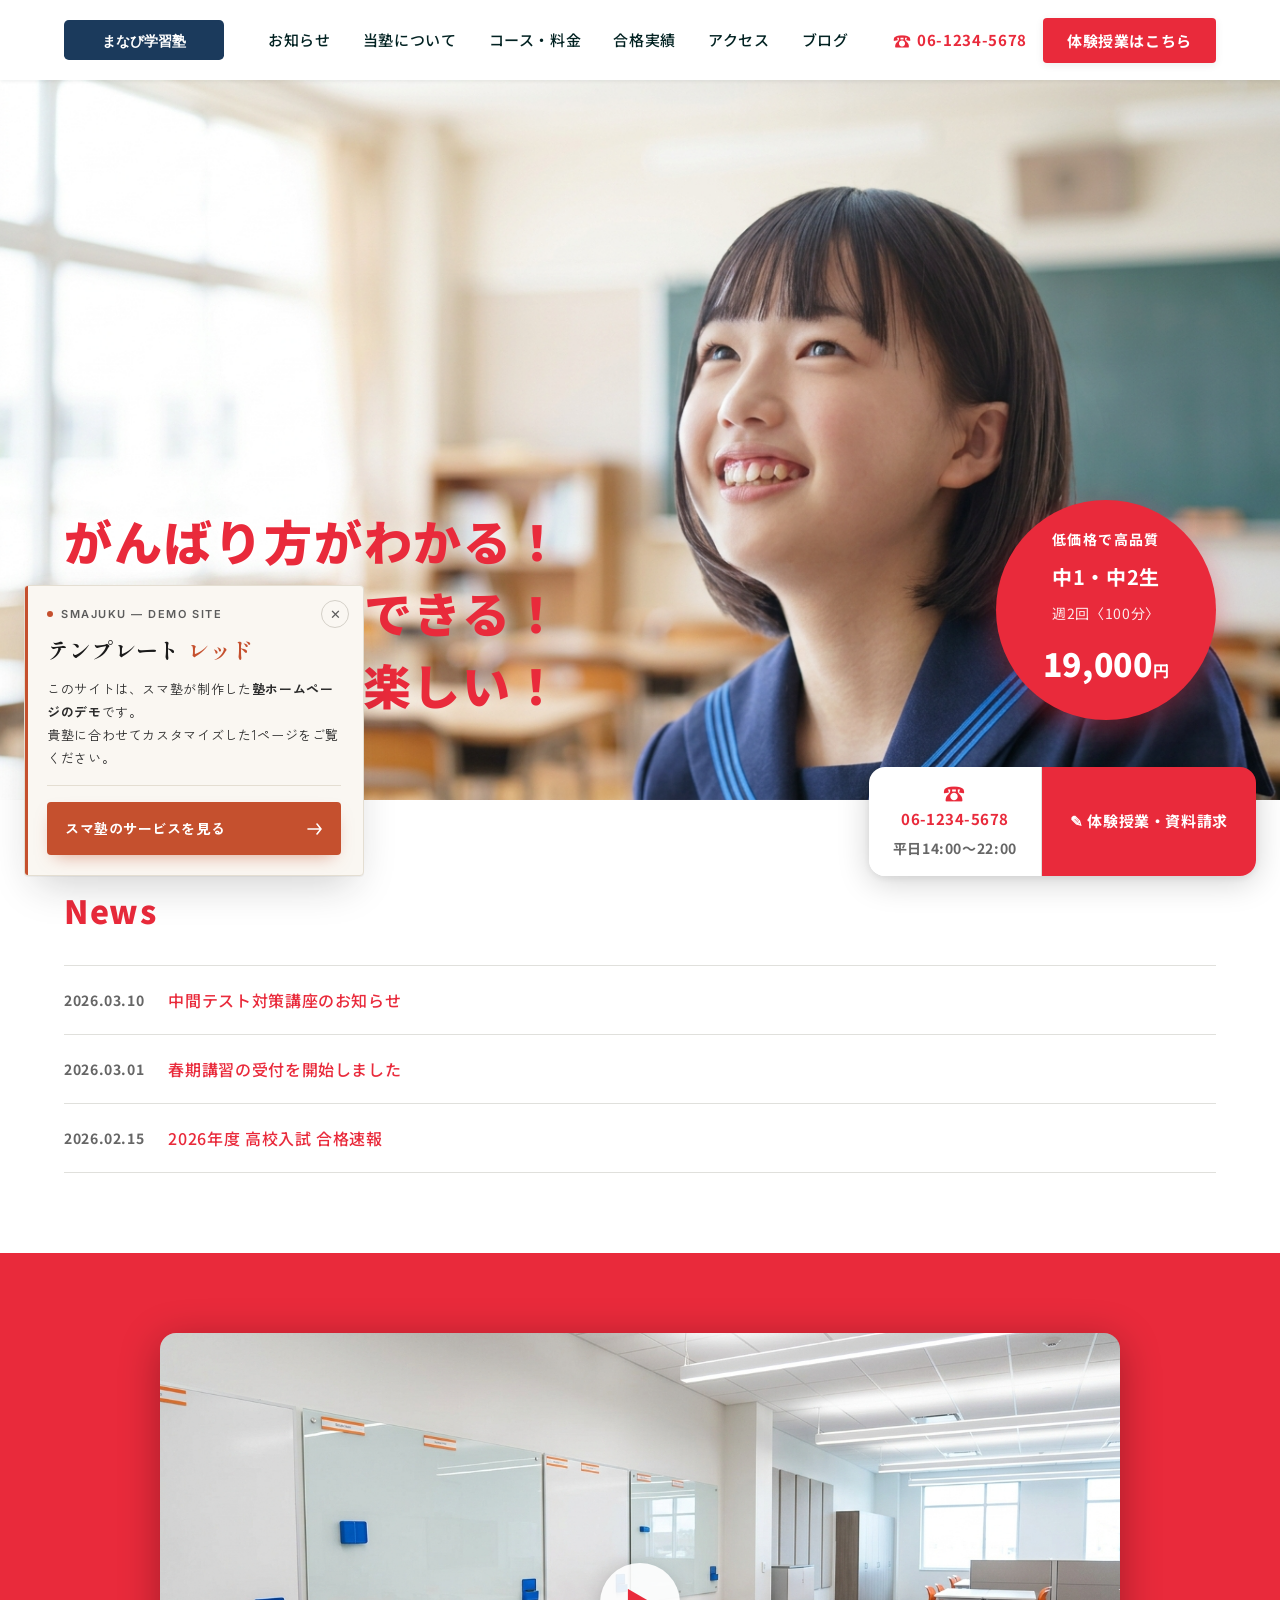
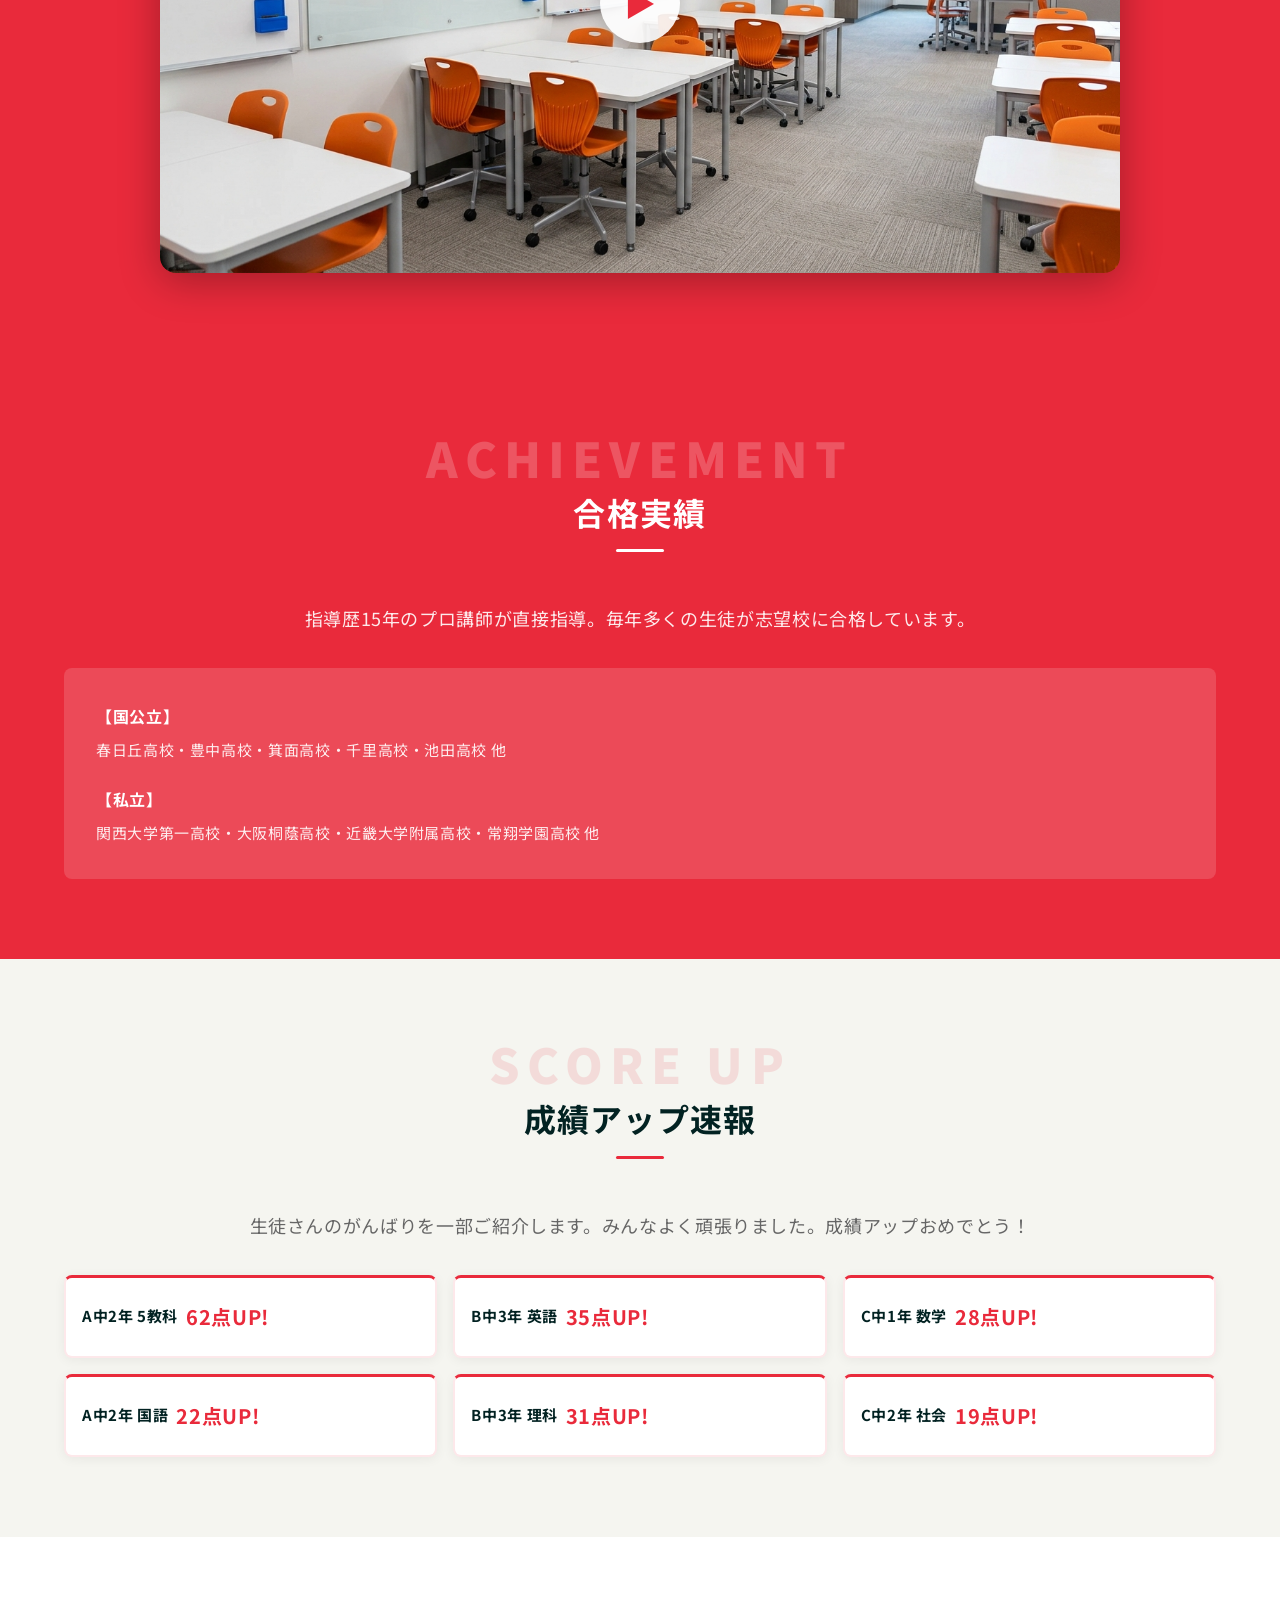
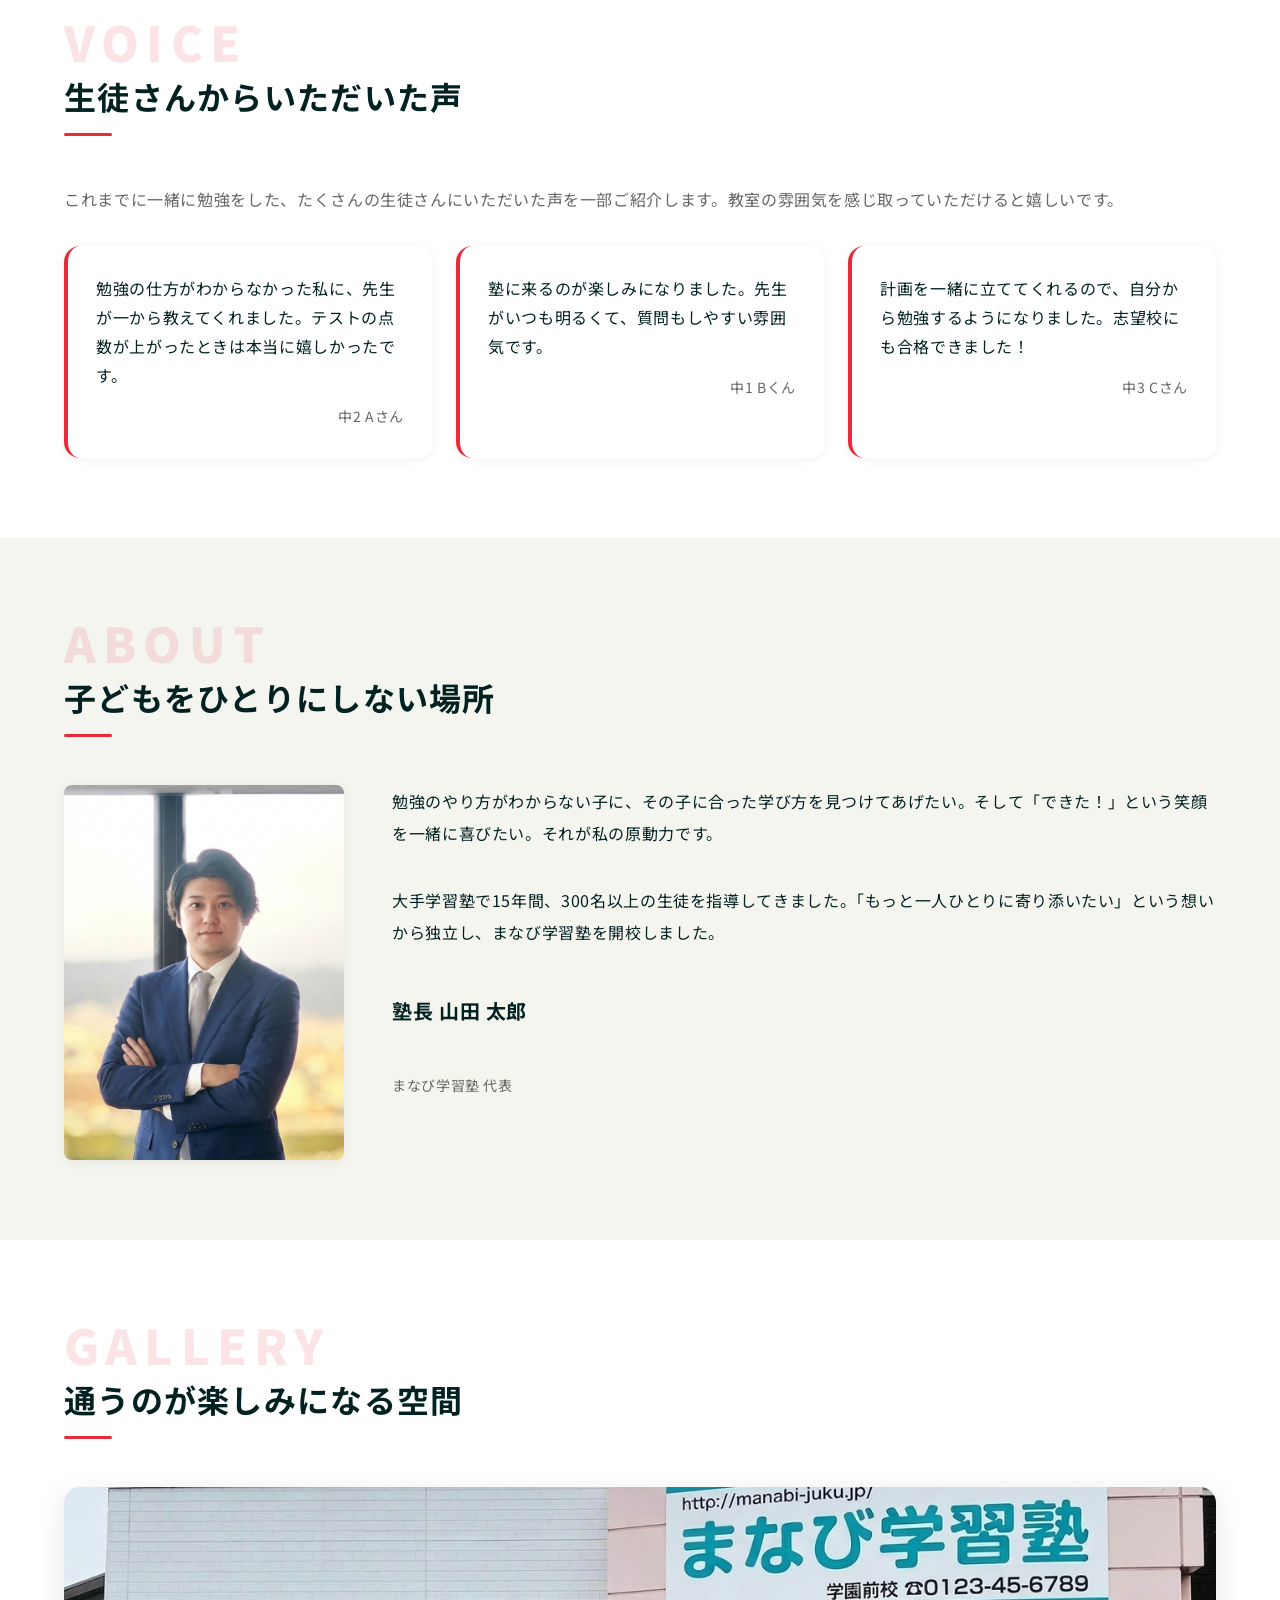
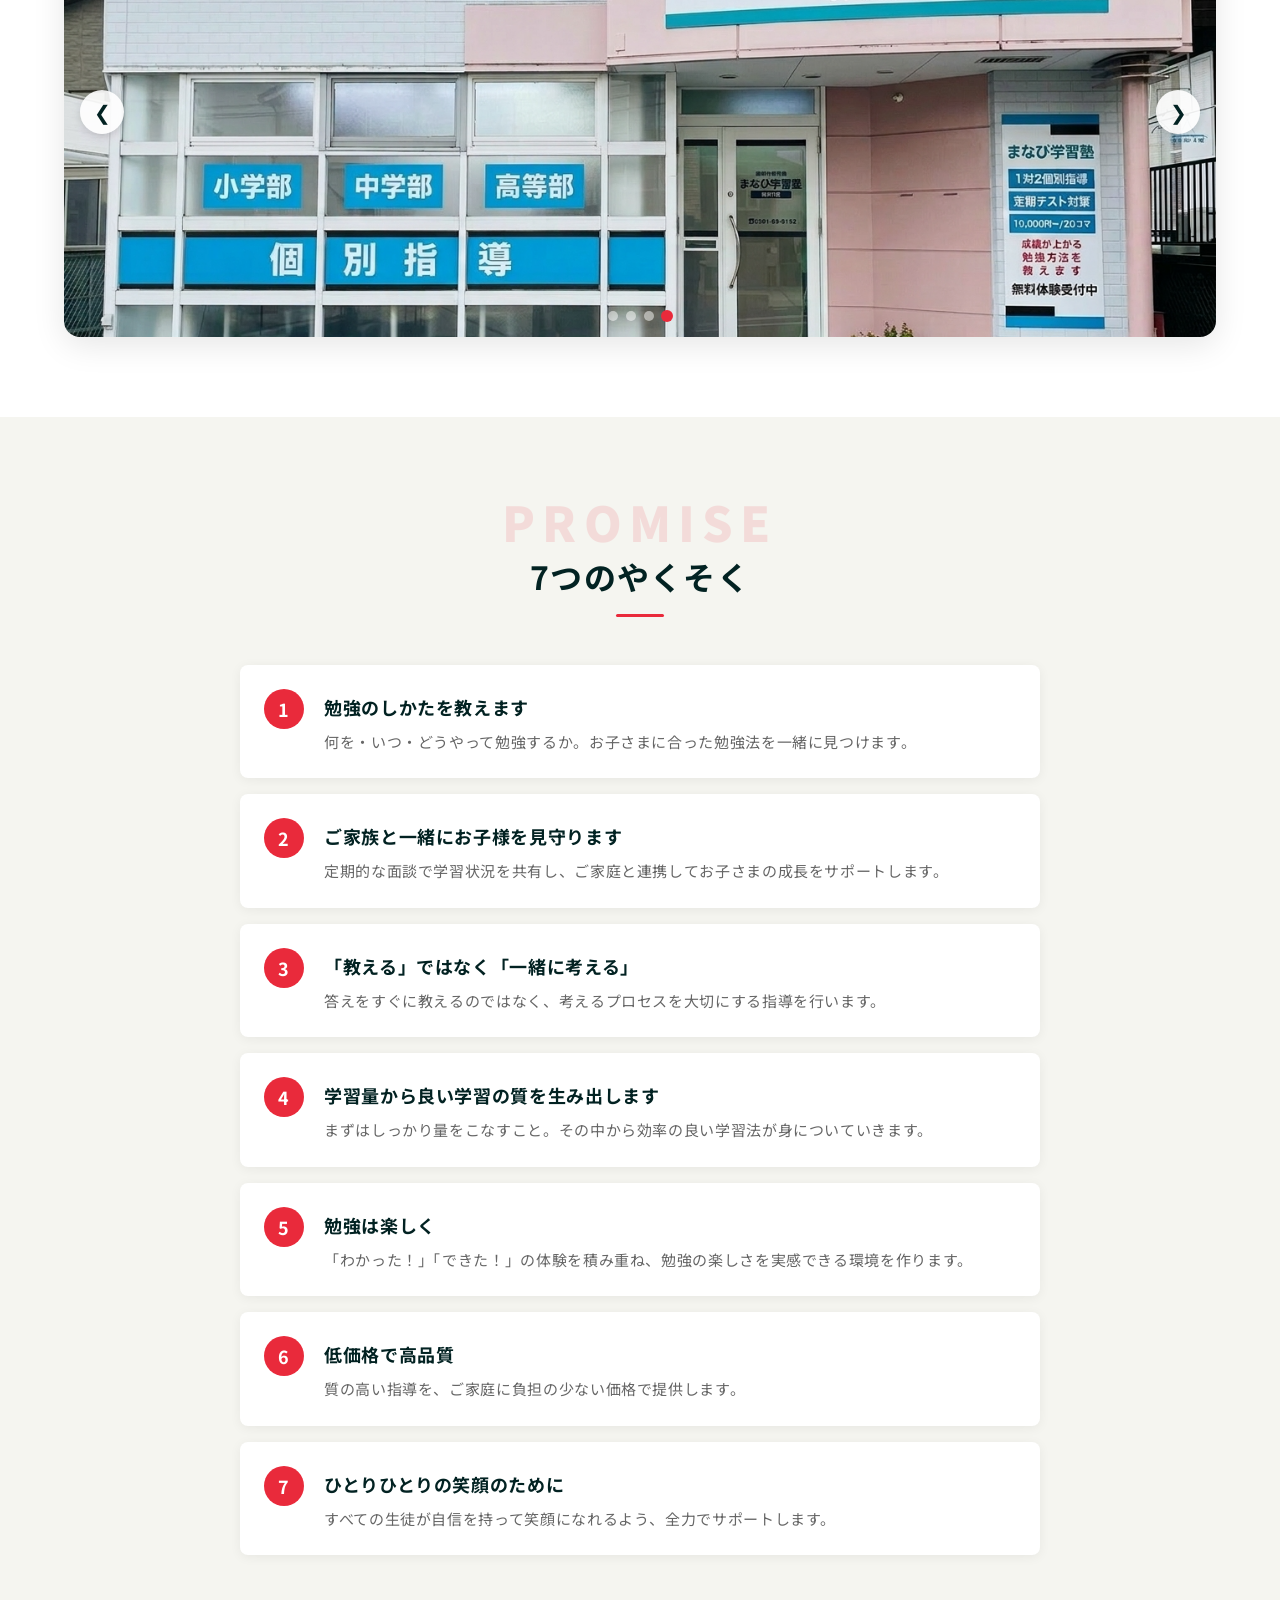
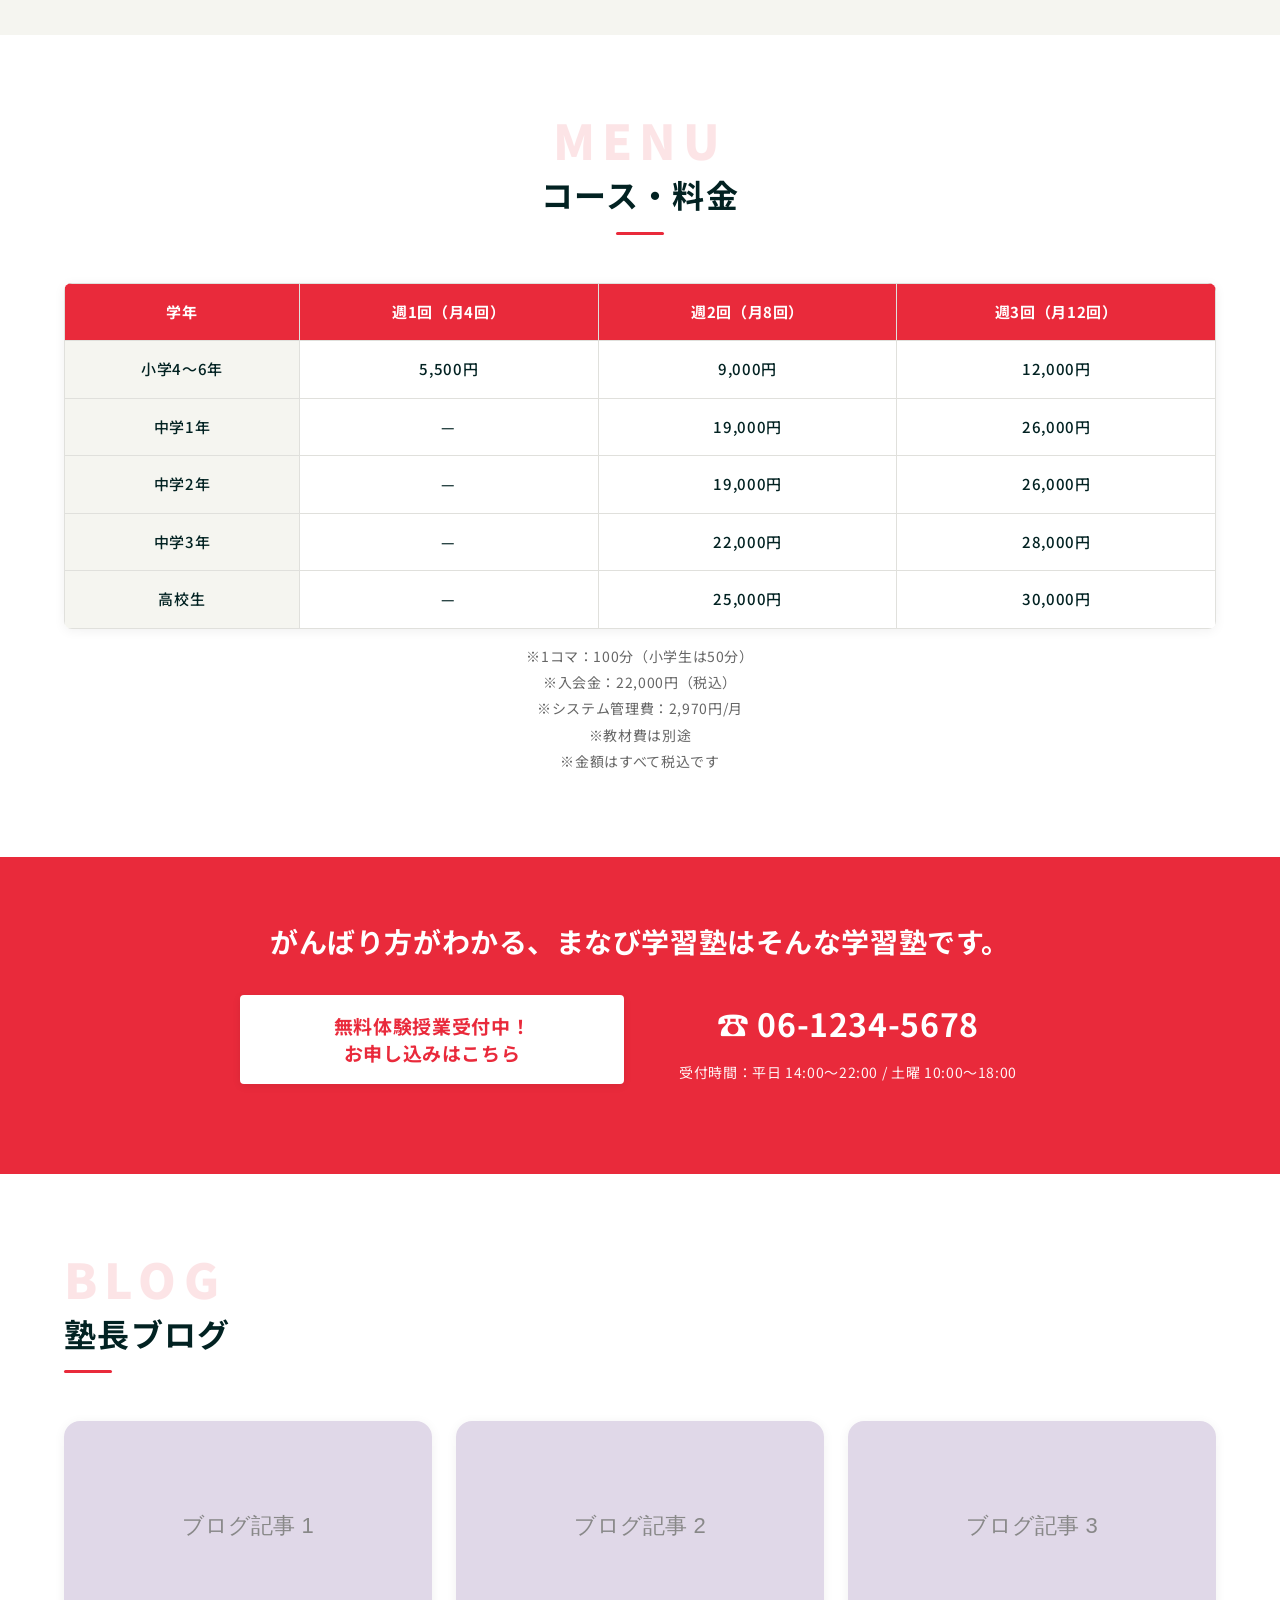
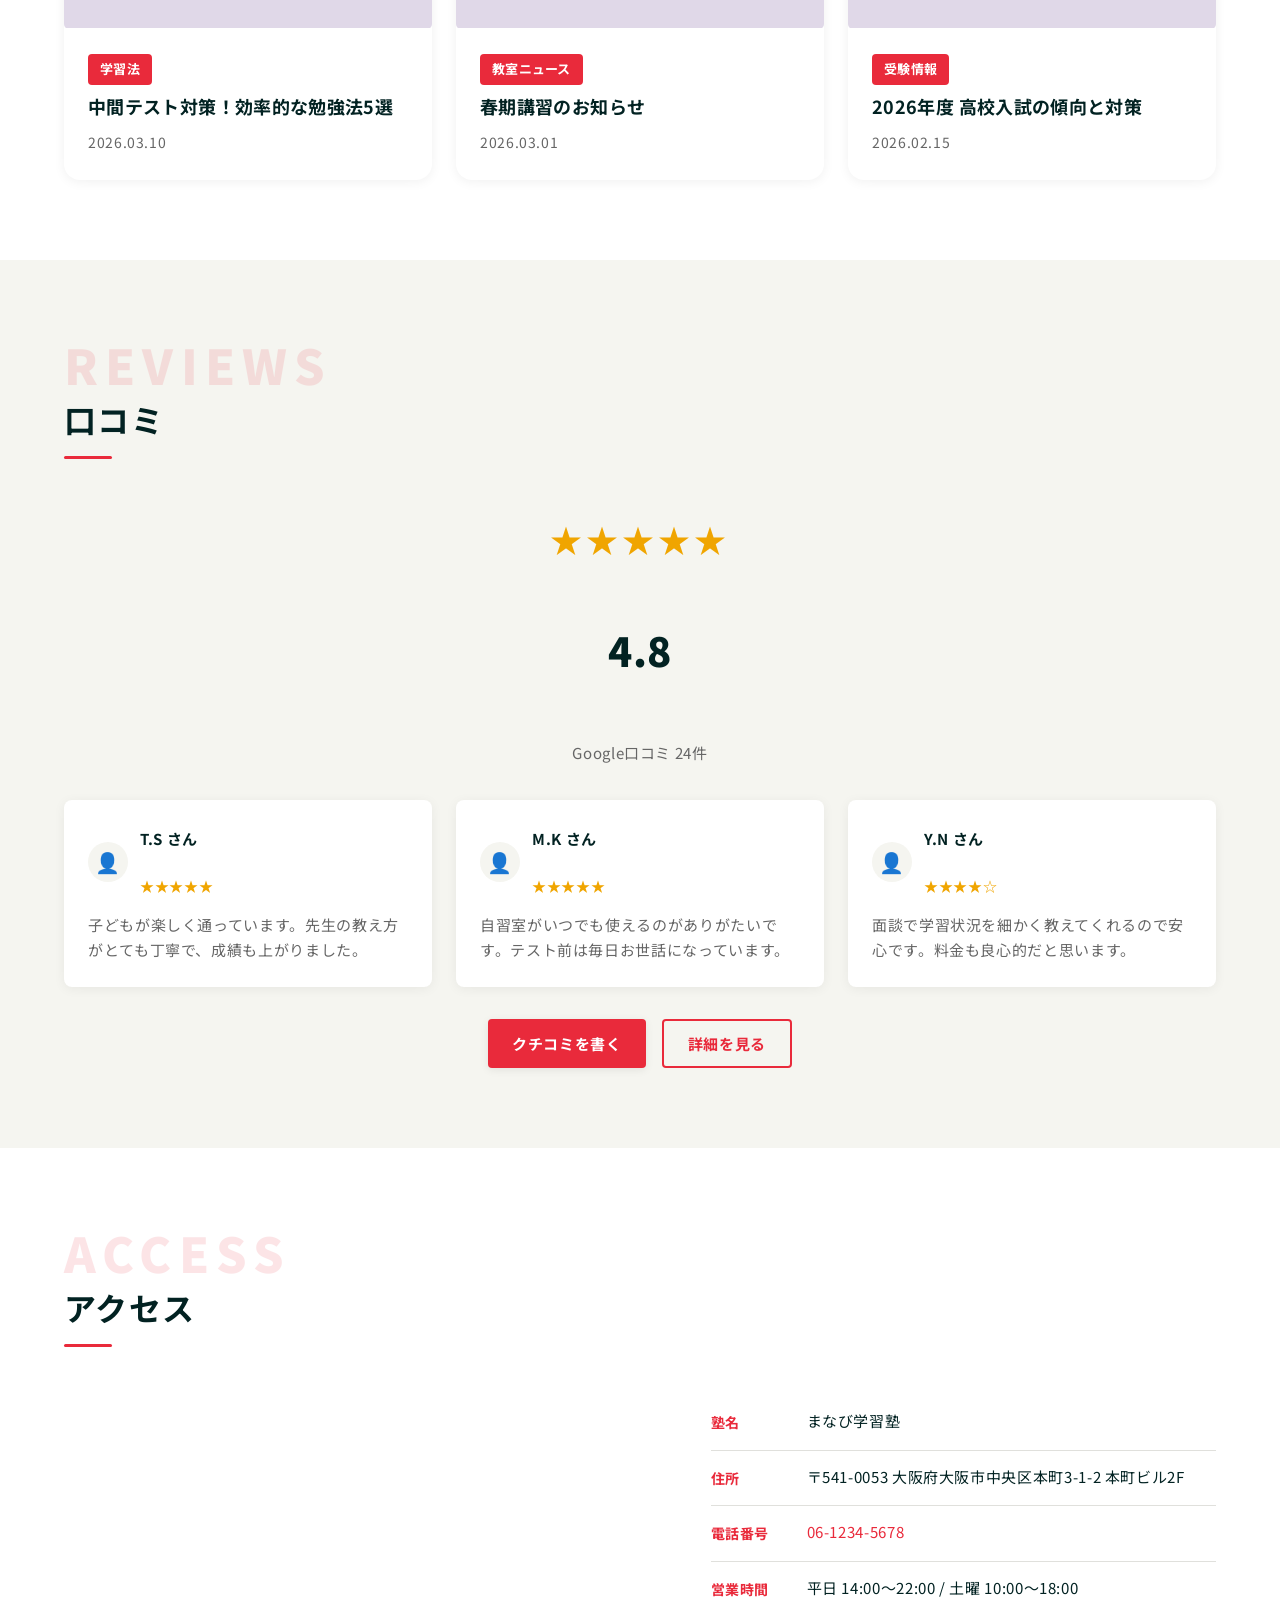
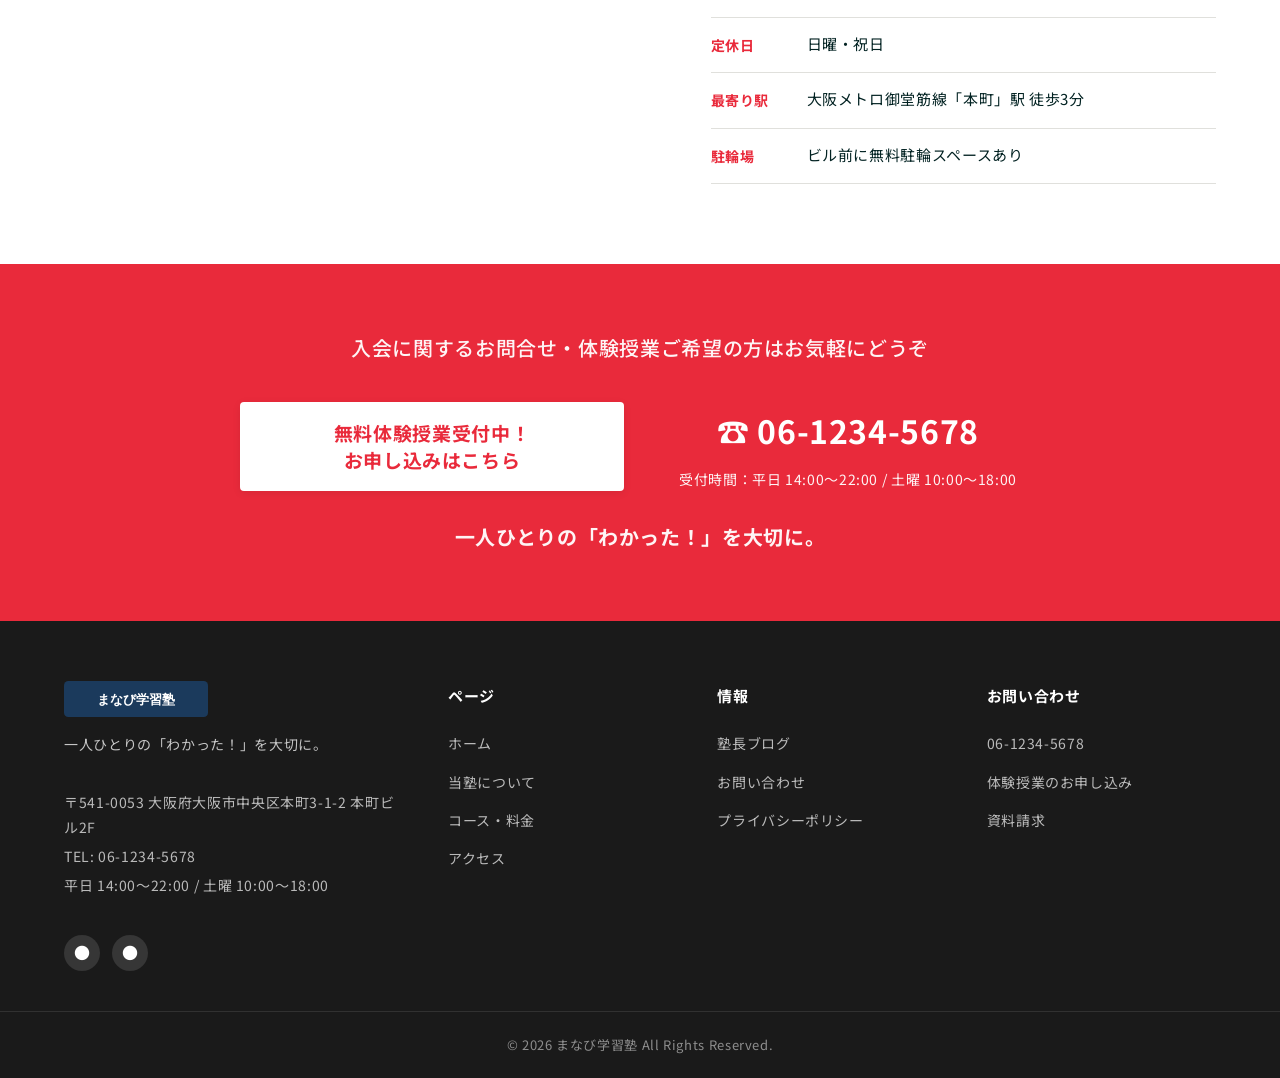
<file: index.html>
<!DOCTYPE html>
<html lang="ja">
<head>
  <meta charset="UTF-8">
  <meta name="viewport" content="width=device-width, initial-scale=1.0">
  <!-- ★差替え：title -->
  <title>まなび学習塾｜一人ひとりの「わかった！」を大切に。</title>
  <!-- ★差替え：meta description -->
  <meta name="description" content="大阪市中央区本町の個別指導塾「まなび学習塾」。一人ひとりに合った学び方で、わかる喜びを。無料体験授業受付中。">
  <!-- OGP -->
  <meta property="og:title" content="まなび学習塾｜一人ひとりの「わかった！」を大切に。">
  <meta property="og:description" content="大阪市中央区本町の個別指導塾。一人ひとりに合った学び方で、わかる喜びを。">
  <meta property="og:type" content="website">
  <meta property="og:url" content="https://example.com/">
  <meta property="og:image" content="https://example.com/images/og-image.jpg">
  <!-- Google Fonts -->
  <link rel="icon" href="favicon.svg" type="image/svg+xml">
  <link rel="preconnect" href="https://fonts.googleapis.com">
  <link rel="preconnect" href="https://fonts.gstatic.com" crossorigin>
  <link href="https://fonts.googleapis.com/css2?family=Noto+Sans+JP:wght@400;500;700;900&display=swap" rel="stylesheet">
  <!-- CSS -->
  <link rel="stylesheet" href="css/reset.css">
  <link rel="stylesheet" href="css/global.css">
  <link rel="stylesheet" href="css/components.css">
  <link rel="stylesheet" href="css/header.css">
  <link rel="stylesheet" href="css/footer.css">
  <link rel="stylesheet" href="css/cta-bar.css">
  <link rel="stylesheet" href="css/pages/home.css">
  <!-- 構造化データ -->
  <script type="application/ld+json">
  {
    "@context": "https://schema.org",
    "@type": "EducationalOrganization",
    "name": "まなび学習塾",
    "description": "一人ひとりの「わかった！」を大切にする学習塾",
    "url": "https://example.com",
    "telephone": "06-1234-5678",
    "address": {
      "@type": "PostalAddress",
      "streetAddress": "本町3-1-2 本町ビル2F",
      "addressLocality": "大阪市中央区",
      "addressRegion": "大阪府",
      "postalCode": "541-0053",
      "addressCountry": "JP"
    },
    "openingHours": ["Mo-Fr 14:00-22:00", "Sa 10:00-18:00"]
  }
  </script>
</head>
<body class="has-header has-cta-bar">

  <!-- ========== ヘッダー ========== -->
  <header class="header">
    <div class="header__inner">
      <div class="header__logo">
        <a href="/">
          <img src="images/logo.svg" alt="まなび学習塾" width="200" height="50">
        </a>
      </div>
      <nav class="header__nav" aria-label="メインナビゲーション">
        <a href="#news" class="header__nav-link">お知らせ</a>
        <a href="#about" class="header__nav-link">当塾について</a>
        <a href="#menu" class="header__nav-link">コース・料金</a>
        <a href="#achievement" class="header__nav-link">合格実績</a>
        <a href="#access" class="header__nav-link">アクセス</a>
        <a href="#blog" class="header__nav-link">ブログ</a>
      </nav>
      <div class="header__actions">
        <a href="tel:06-1234-5678" class="header__phone">
          <span class="header__phone-icon">&#9742;</span>
          06-1234-5678
        </a>
        <a href="#contact-cta" class="btn btn--primary header__cta">体験授業はこちら</a>
      </div>
      <button class="hamburger" aria-label="メニューを開く" aria-expanded="false">
        <span class="hamburger__line"></span>
        <span class="hamburger__line"></span>
        <span class="hamburger__line"></span>
      </button>
    </div>
  </header>

  <!-- モバイルメニュー -->
  <nav class="mobile-menu" aria-label="モバイルナビゲーション">
    <a href="#news" class="mobile-menu__link">お知らせ</a>
    <a href="#about" class="mobile-menu__link">当塾について</a>
    <a href="#menu" class="mobile-menu__link">コース・料金</a>
    <a href="#achievement" class="mobile-menu__link">合格実績</a>
    <a href="#access" class="mobile-menu__link">アクセス</a>
    <a href="#blog" class="mobile-menu__link">ブログ</a>
    <a href="tel:06-1234-5678" class="mobile-menu__phone">
      <span>&#9742;</span> 06-1234-5678
    </a>
    <a href="#contact-cta" class="btn btn--primary btn--block mobile-menu__cta">体験授業を申し込む</a>
  </nav>

  <!-- ========== メインコンテンツ ========== -->
  <main>

    <!-- ===== 1. ヒーロー（全幅画像背景＋料金バッジ） ===== -->
    <section class="hero" id="hero">
      <div class="hero__bg">
        <!-- ★差替え：メイン画像 -->
        <img src="images/hero-main.jpg" alt="教室の様子" width="1920" height="900">
      </div>
      <div class="hero__overlay">
        <div class="container">
          <div class="hero__content">
            <!-- ★差替え：キャッチコピー -->
            <h1 class="hero__catchcopy">がんばり方がわかる！<br>わかるから、できる！<br>できるから、楽しい！</h1>
          </div>
          <!-- ★差替え：料金ハイライト -->
          <div class="hero__price-badge">
            <p class="hero__price-badge-label">低価格で高品質</p>
            <p class="hero__price-badge-target">中1・中2生</p>
            <p class="hero__price-badge-detail">週2回〈100分〉</p>
            <p class="hero__price-badge-price"><strong>19,000</strong>円</p>
          </div>
        </div>
      </div>
    </section>

    <!-- ===== 2. お知らせ（News） ===== -->
    <section class="section" id="news">
      <div class="container">
        <div class="news-header">
          <span class="news-header__label">News</span>
        </div>
        <div class="news-list">
          <div class="news-list__item">
            <span class="news-list__date">2026.03.10</span>
            <p class="news-list__title"><a href="#">中間テスト対策講座のお知らせ</a></p>
          </div>
          <div class="news-list__item">
            <span class="news-list__date">2026.03.01</span>
            <p class="news-list__title"><a href="#">春期講習の受付を開始しました</a></p>
          </div>
          <div class="news-list__item">
            <span class="news-list__date">2026.02.15</span>
            <p class="news-list__title"><a href="#">2026年度 高校入試 合格速報</a></p>
          </div>
        </div>
      </div>
    </section>

    <!-- ===== 3. 動画セクション（赤背景） ===== -->
    <section class="section section--primary" id="video">
      <div class="container">
        <div class="video-section">
          <!-- ★差替え：YouTube動画URL -->
          <div class="video-section__embed">
            <div class="video-section__placeholder">
              <img src="images/classroom-01.jpg" alt="教室紹介動画" width="960" height="540">
              <div class="video-section__play-btn">&#9654;</div>
            </div>
          </div>
        </div>
      </div>
    </section>

    <!-- ===== 4. 合格実績（赤背景） ===== -->
    <section class="section section--primary" id="achievement">
      <div class="container">
        <div class="section-title section-title--white">
          <span class="section-title__label">Achievement</span>
          <h2 class="section-title__heading">合格実績</h2>
        </div>
        <p class="achievement__lead">指導歴15年のプロ講師が直接指導。毎年多くの生徒が志望校に合格しています。</p>
        <div class="achievement__schools">
          <p class="achievement__school-category">【国公立】</p>
          <p class="achievement__school-list">春日丘高校・豊中高校・箕面高校・千里高校・池田高校 他</p>
          <p class="achievement__school-category" style="margin-top: 12px;">【私立】</p>
          <p class="achievement__school-list">関西大学第一高校・大阪桐蔭高校・近畿大学附属高校・常翔学園高校 他</p>
        </div>
      </div>
    </section>

    <!-- ===== 5. 成績アップ速報 ===== -->
    <section class="section section--bg" id="score-up">
      <div class="container">
        <div class="section-title">
          <span class="section-title__label">Score Up</span>
          <h2 class="section-title__heading">成績アップ速報</h2>
        </div>
        <p class="achievement__lead" style="color: var(--color-text-light);">生徒さんのがんばりを一部ご紹介します。みんなよく頑張りました。成績アップおめでとう！</p>
        <div class="score-cards">
          <div class="score-card badge">
            <span>A中2年 5教科</span>
            <span class="badge__score">62点UP!</span>
          </div>
          <div class="score-card badge">
            <span>B中3年 英語</span>
            <span class="badge__score">35点UP!</span>
          </div>
          <div class="score-card badge">
            <span>C中1年 数学</span>
            <span class="badge__score">28点UP!</span>
          </div>
          <div class="score-card badge">
            <span>A中2年 国語</span>
            <span class="badge__score">22点UP!</span>
          </div>
          <div class="score-card badge">
            <span>B中3年 理科</span>
            <span class="badge__score">31点UP!</span>
          </div>
          <div class="score-card badge">
            <span>C中2年 社会</span>
            <span class="badge__score">19点UP!</span>
          </div>
        </div>
      </div>
    </section>

    <!-- ===== 6. 生徒の声（Voice） ===== -->
    <section class="section" id="voice">
      <div class="container">
        <div class="section-title section-title--left">
          <span class="section-title__label">Voice</span>
          <h2 class="section-title__heading">生徒さんからいただいた声</h2>
        </div>
        <p class="section-lead">これまでに一緒に勉強をした、たくさんの生徒さんにいただいた声を一部ご紹介します。教室の雰囲気を感じ取っていただけると嬉しいです。</p>
        <div class="grid grid--3">
          <div class="testimonial">
            <p class="testimonial__text">勉強の仕方がわからなかった私に、先生が一から教えてくれました。テストの点数が上がったときは本当に嬉しかったです。</p>
            <p class="testimonial__author">中2 Aさん</p>
          </div>
          <div class="testimonial">
            <p class="testimonial__text">塾に来るのが楽しみになりました。先生がいつも明るくて、質問もしやすい雰囲気です。</p>
            <p class="testimonial__author">中1 Bくん</p>
          </div>
          <div class="testimonial">
            <p class="testimonial__text">計画を一緒に立ててくれるので、自分から勉強するようになりました。志望校にも合格できました！</p>
            <p class="testimonial__author">中3 Cさん</p>
          </div>
        </div>
      </div>
    </section>

    <!-- ===== 7. 当塾について（About） ===== -->
    <section class="section section--bg" id="about">
      <div class="container">
        <div class="section-title section-title--left">
          <span class="section-title__label">About</span>
          <h2 class="section-title__heading">子どもをひとりにしない場所</h2>
        </div>
        <div class="about__inner">
          <div class="about__photo">
            <img src="images/teacher-01.jpg" alt="塾長 山田太郎" width="400" height="533">
          </div>
          <div class="about__body">
            <p class="about__message">勉強のやり方がわからない子に、その子に合った学び方を見つけてあげたい。そして「できた！」という笑顔を一緒に喜びたい。それが私の原動力です。</p>
            <p class="about__message">大手学習塾で15年間、300名以上の生徒を指導してきました。「もっと一人ひとりに寄り添いたい」という想いから独立し、まなび学習塾を開校しました。</p>
            <p class="about__name">塾長 山田 太郎</p>
            <p class="about__role">まなび学習塾 代表</p>
          </div>
        </div>
      </div>
    </section>

    <!-- ===== 8. 教室の様子（Gallery） ===== -->
    <section class="section" id="gallery">
      <div class="container">
        <div class="section-title section-title--left">
          <span class="section-title__label">Gallery</span>
          <h2 class="section-title__heading">通うのが楽しみになる空間</h2>
        </div>
        <div class="slider">
          <div class="slider__track">
            <div class="slider__slide">
              <img src="images/classroom-01.jpg" alt="教室写真1 — 明るい学習スペース" width="800" height="450">
            </div>
            <div class="slider__slide">
              <img src="images/classroom-02.jpg" alt="教室写真2 — 自習スペース" width="800" height="450">
            </div>
            <div class="slider__slide">
              <img src="images/classroom-03.jpg" alt="教室写真3 — 個別指導ブース" width="800" height="450">
            </div>
            <div class="slider__slide">
              <img src="images/classroom-04.jpg" alt="教室写真4 — エントランス" width="800" height="450">
            </div>
          </div>
          <button class="slider__prev" aria-label="前の写真">&#10094;</button>
          <button class="slider__next" aria-label="次の写真">&#10095;</button>
          <div class="slider__dots"></div>
        </div>
      </div>
    </section>

    <!-- ===== 9. 7つのやくそく（Promise） ===== -->
    <section class="section section--bg" id="promise">
      <div class="container">
        <div class="section-title">
          <span class="section-title__label">Promise</span>
          <h2 class="section-title__heading">7つのやくそく</h2>
        </div>
        <div class="promise-list">
          <div class="promise-item">
            <span class="promise-item__number">1</span>
            <div class="promise-item__content">
              <p class="promise-item__title">勉強のしかたを教えます</p>
              <p class="promise-item__text">何を・いつ・どうやって勉強するか。お子さまに合った勉強法を一緒に見つけます。</p>
            </div>
          </div>
          <div class="promise-item">
            <span class="promise-item__number">2</span>
            <div class="promise-item__content">
              <p class="promise-item__title">ご家族と一緒にお子様を見守ります</p>
              <p class="promise-item__text">定期的な面談で学習状況を共有し、ご家庭と連携してお子さまの成長をサポートします。</p>
            </div>
          </div>
          <div class="promise-item">
            <span class="promise-item__number">3</span>
            <div class="promise-item__content">
              <p class="promise-item__title">「教える」ではなく「一緒に考える」</p>
              <p class="promise-item__text">答えをすぐに教えるのではなく、考えるプロセスを大切にする指導を行います。</p>
            </div>
          </div>
          <div class="promise-item">
            <span class="promise-item__number">4</span>
            <div class="promise-item__content">
              <p class="promise-item__title">学習量から良い学習の質を生み出します</p>
              <p class="promise-item__text">まずはしっかり量をこなすこと。その中から効率の良い学習法が身についていきます。</p>
            </div>
          </div>
          <div class="promise-item">
            <span class="promise-item__number">5</span>
            <div class="promise-item__content">
              <p class="promise-item__title">勉強は楽しく</p>
              <p class="promise-item__text">「わかった！」「できた！」の体験を積み重ね、勉強の楽しさを実感できる環境を作ります。</p>
            </div>
          </div>
          <div class="promise-item">
            <span class="promise-item__number">6</span>
            <div class="promise-item__content">
              <p class="promise-item__title">低価格で高品質</p>
              <p class="promise-item__text">質の高い指導を、ご家庭に負担の少ない価格で提供します。</p>
            </div>
          </div>
          <div class="promise-item">
            <span class="promise-item__number">7</span>
            <div class="promise-item__content">
              <p class="promise-item__title">ひとりひとりの笑顔のために</p>
              <p class="promise-item__text">すべての生徒が自信を持って笑顔になれるよう、全力でサポートします。</p>
            </div>
          </div>
        </div>
      </div>
    </section>

    <!-- ===== 10. コース・料金（Menu） ===== -->
    <section class="section" id="menu">
      <div class="container">
        <div class="section-title">
          <span class="section-title__label">Menu</span>
          <h2 class="section-title__heading">コース・料金</h2>
        </div>
        <div class="table-wrapper">
          <table class="price-table">
            <thead>
              <tr>
                <th>学年</th>
                <th>週1回（月4回）</th>
                <th>週2回（月8回）</th>
                <th>週3回（月12回）</th>
              </tr>
            </thead>
            <tbody>
              <tr>
                <th>小学4〜6年</th>
                <td>5,500円</td>
                <td>9,000円</td>
                <td>12,000円</td>
              </tr>
              <tr>
                <th>中学1年</th>
                <td>—</td>
                <td>19,000円</td>
                <td>26,000円</td>
              </tr>
              <tr>
                <th>中学2年</th>
                <td>—</td>
                <td>19,000円</td>
                <td>26,000円</td>
              </tr>
              <tr>
                <th>中学3年</th>
                <td>—</td>
                <td>22,000円</td>
                <td>28,000円</td>
              </tr>
              <tr>
                <th>高校生</th>
                <td>—</td>
                <td>25,000円</td>
                <td>30,000円</td>
              </tr>
            </tbody>
          </table>
        </div>
        <div class="menu__notes">
          <p>※1コマ：100分（小学生は50分）</p>
          <p>※入会金：22,000円（税込）</p>
          <p>※システム管理費：2,970円/月</p>
          <p>※教材費は別途</p>
          <p>※金額はすべて税込です</p>
        </div>
      </div>
    </section>

    <!-- ===== 11. 中間CTA（赤背景帯） ===== -->
    <section class="contact-cta" id="mid-cta">
      <div class="container">
        <h2 class="contact-cta__heading">がんばり方がわかる、まなび学習塾はそんな学習塾です。</h2>
        <div class="contact-cta__columns">
          <div class="contact-cta__column">
            <a href="#contact-cta" class="btn btn--white btn--lg btn--block">無料体験授業受付中！<br>お申し込みはこちら</a>
          </div>
          <div class="contact-cta__column">
            <a href="tel:06-1234-5678" class="contact-cta__phone-number">&#9742; 06-1234-5678</a>
            <p class="contact-cta__phone-time">受付時間：平日 14:00〜22:00 / 土曜 10:00〜18:00</p>
          </div>
        </div>
      </div>
    </section>

    <!-- ===== 12. 塾長ブログ（Blog） ===== -->
    <section class="section" id="blog">
      <div class="container">
        <div class="section-title section-title--left">
          <span class="section-title__label">Blog</span>
          <h2 class="section-title__heading">塾長ブログ</h2>
        </div>
        <div class="grid grid--3">
          <a href="#" class="card">
            <img src="images/blog-thumb-01.svg" alt="中間テスト対策" class="card__image" width="600" height="338">
            <div class="card__body">
              <span class="card__tag">学習法</span>
              <h3 class="card__title">中間テスト対策！効率的な勉強法5選</h3>
              <p class="card__date">2026.03.10</p>
            </div>
          </a>
          <a href="#" class="card">
            <img src="images/blog-thumb-02.svg" alt="春期講習のお知らせ" class="card__image" width="600" height="338">
            <div class="card__body">
              <span class="card__tag">教室ニュース</span>
              <h3 class="card__title">春期講習のお知らせ</h3>
              <p class="card__date">2026.03.01</p>
            </div>
          </a>
          <a href="#" class="card">
            <img src="images/blog-thumb-03.svg" alt="高校入試の傾向と対策" class="card__image" width="600" height="338">
            <div class="card__body">
              <span class="card__tag">受験情報</span>
              <h3 class="card__title">2026年度 高校入試の傾向と対策</h3>
              <p class="card__date">2026.02.15</p>
            </div>
          </a>
        </div>
      </div>
    </section>

    <!-- ===== 13. 口コミ（Reviews） ===== -->
    <section class="section section--bg" id="reviews">
      <div class="container">
        <div class="section-title section-title--left">
          <span class="section-title__label">Reviews</span>
          <h2 class="section-title__heading">口コミ</h2>
        </div>
        <div class="review-summary">
          <p class="review-summary__stars">&#9733;&#9733;&#9733;&#9733;&#9733;</p>
          <p class="review-summary__rating">4.8</p>
          <p class="review-summary__count">Google口コミ 24件</p>
        </div>
        <div class="grid grid--3">
          <div class="review-card">
            <div class="review-card__header">
              <div class="review-card__avatar">&#128100;</div>
              <div>
                <p class="review-card__name">T.S さん</p>
                <p class="review-card__stars">&#9733;&#9733;&#9733;&#9733;&#9733;</p>
              </div>
            </div>
            <p class="review-card__text">子どもが楽しく通っています。先生の教え方がとても丁寧で、成績も上がりました。</p>
          </div>
          <div class="review-card">
            <div class="review-card__header">
              <div class="review-card__avatar">&#128100;</div>
              <div>
                <p class="review-card__name">M.K さん</p>
                <p class="review-card__stars">&#9733;&#9733;&#9733;&#9733;&#9733;</p>
              </div>
            </div>
            <p class="review-card__text">自習室がいつでも使えるのがありがたいです。テスト前は毎日お世話になっています。</p>
          </div>
          <div class="review-card">
            <div class="review-card__header">
              <div class="review-card__avatar">&#128100;</div>
              <div>
                <p class="review-card__name">Y.N さん</p>
                <p class="review-card__stars">&#9733;&#9733;&#9733;&#9733;&#9734;</p>
              </div>
            </div>
            <p class="review-card__text">面談で学習状況を細かく教えてくれるので安心です。料金も良心的だと思います。</p>
          </div>
        </div>
        <div class="review-buttons">
          <a href="#" class="btn btn--primary btn--sm" target="_blank" rel="noopener">クチコミを書く</a>
          <a href="#" class="btn btn--outline btn--sm" target="_blank" rel="noopener">詳細を見る</a>
        </div>
      </div>
    </section>

    <!-- ===== 14. アクセス（Access） ===== -->
    <section class="section" id="access">
      <div class="container">
        <div class="section-title section-title--left">
          <span class="section-title__label">Access</span>
          <h2 class="section-title__heading">アクセス</h2>
        </div>
        <div class="access__inner">
          <div class="access__map">
            <iframe
              src="https://www.google.com/maps/embed?pb=!1m18!1m12!1m3!1d3281.2!2d135.5!3d34.68!2m3!1f0!2f0!3f0!3m2!1i1024!2i768!4f13.1!3m3!1m2!1s0x0%3A0x0!2zMzTCsDQwJzQ4LjAiTiAxMzXCsDMwJzAwLjAiRQ!5e0!3m2!1sja!2sjp!4v1"
              width="600" height="400" style="border:0;" allowfullscreen="" loading="lazy"
              referrerpolicy="no-referrer-when-downgrade" title="まなび学習塾 地図">
            </iframe>
          </div>
          <div class="access__info">
            <div class="access__info-item">
              <span class="access__info-label">塾名</span>
              <span class="access__info-value">まなび学習塾</span>
            </div>
            <div class="access__info-item">
              <span class="access__info-label">住所</span>
              <span class="access__info-value">〒541-0053 大阪府大阪市中央区本町3-1-2 本町ビル2F</span>
            </div>
            <div class="access__info-item">
              <span class="access__info-label">電話番号</span>
              <span class="access__info-value"><a href="tel:06-1234-5678">06-1234-5678</a></span>
            </div>
            <div class="access__info-item">
              <span class="access__info-label">営業時間</span>
              <span class="access__info-value">平日 14:00〜22:00 / 土曜 10:00〜18:00</span>
            </div>
            <div class="access__info-item">
              <span class="access__info-label">定休日</span>
              <span class="access__info-value">日曜・祝日</span>
            </div>
            <div class="access__info-item">
              <span class="access__info-label">最寄り駅</span>
              <span class="access__info-value">大阪メトロ御堂筋線「本町」駅 徒歩3分</span>
            </div>
            <div class="access__info-item">
              <span class="access__info-label">駐輪場</span>
              <span class="access__info-value">ビル前に無料駐輪スペースあり</span>
            </div>
          </div>
        </div>
      </div>
    </section>

    <!-- ===== 15. 最終CTA ===== -->
    <section class="contact-cta" id="contact-cta">
      <div class="container">
        <p class="contact-cta__lead">入会に関するお問合せ・体験授業ご希望の方はお気軽にどうぞ</p>
        <div class="contact-cta__columns">
          <div class="contact-cta__column">
            <a href="#" class="btn btn--white btn--lg btn--block">無料体験授業受付中！<br>お申し込みはこちら</a>
          </div>
          <div class="contact-cta__column">
            <a href="tel:06-1234-5678" class="contact-cta__phone-number">&#9742; 06-1234-5678</a>
            <p class="contact-cta__phone-time">受付時間：平日 14:00〜22:00 / 土曜 10:00〜18:00</p>
          </div>
        </div>
        <p class="contact-cta__catchcopy">一人ひとりの「わかった！」を大切に。</p>
      </div>
    </section>

  </main>

  <!-- ========== フッター ========== -->
  <footer class="footer">
    <div class="footer__inner">
      <div class="footer__brand">
        <div class="footer__logo">
          <img src="images/logo.svg" alt="まなび学習塾" width="200" height="50">
        </div>
        <p class="footer__catchcopy">一人ひとりの「わかった！」を大切に。</p>
        <dl class="footer__info">
          <dt>住所</dt>
          <dd>〒541-0053 大阪府大阪市中央区本町3-1-2 本町ビル2F</dd>
          <dt>電話番号</dt>
          <dd>TEL: 06-1234-5678</dd>
          <dt>営業時間</dt>
          <dd>平日 14:00〜22:00 / 土曜 10:00〜18:00</dd>
        </dl>
        <div class="footer__sns">
          <a href="#" aria-label="Instagram">&#9679;</a>
          <a href="#" aria-label="LINE">&#9679;</a>
        </div>
      </div>
      <div>
        <p class="footer__nav-title">ページ</p>
        <ul class="footer__nav-list">
          <li><a href="#hero">ホーム</a></li>
          <li><a href="#about">当塾について</a></li>
          <li><a href="#menu">コース・料金</a></li>
          <li><a href="#access">アクセス</a></li>
        </ul>
      </div>
      <div>
        <p class="footer__nav-title">情報</p>
        <ul class="footer__nav-list">
          <li><a href="#blog">塾長ブログ</a></li>
          <li><a href="#contact-cta">お問い合わせ</a></li>
          <li><a href="#">プライバシーポリシー</a></li>
        </ul>
      </div>
      <div>
        <p class="footer__nav-title">お問い合わせ</p>
        <ul class="footer__nav-list">
          <li><a href="tel:06-1234-5678">06-1234-5678</a></li>
          <li><a href="#contact-cta">体験授業のお申し込み</a></li>
          <li><a href="#contact-cta">資料請求</a></li>
        </ul>
      </div>
    </div>
    <div class="footer__bottom">
      <p class="footer__copyright">&copy; 2026 まなび学習塾 All Rights Reserved.</p>
    </div>
  </footer>

  <!-- ========== 固定CTAバー ========== -->
  <div class="cta-bar">
    <div class="cta-bar__inner">
      <a href="tel:06-1234-5678" class="cta-bar__phone">
        <span class="cta-bar__phone-icon">&#9742;</span>
        <span class="cta-bar__phone-number">06-1234-5678</span>
        <span class="cta-bar__phone-time">平日14:00〜22:00</span>
      </a>
      <a href="#contact-cta" class="cta-bar__button">
        &#9998; 体験授業・資料請求
      </a>
    </div>
  </div>

  <!-- JavaScript -->
  <script src="js/main.js"></script>

<script>window.SMAJUKU_TEMPLATE = "レッド";</script>
<script src="js/sma-juku-badge.js"></script>
</body>
</html>
</file>
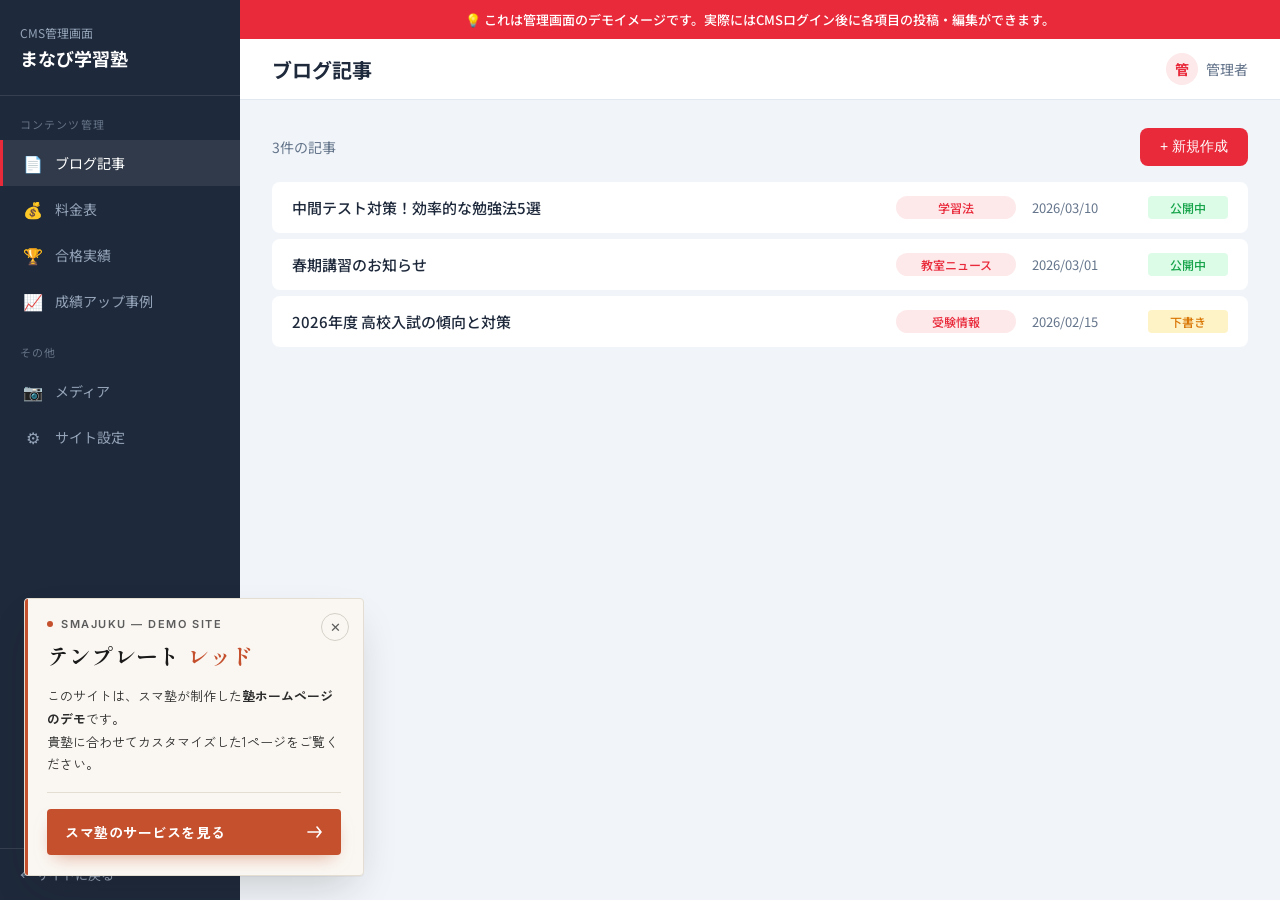
<file: admin/index.html>
<!DOCTYPE html>
<html lang="ja">
<head>
  <meta charset="UTF-8">
  <meta name="viewport" content="width=device-width, initial-scale=1.0">
  <title>管理画面 | まなび学習塾</title>
  <link rel="preconnect" href="https://fonts.googleapis.com">
  <link href="https://fonts.googleapis.com/css2?family=Noto+Sans+JP:wght@400;500;700&display=swap" rel="stylesheet">
  <style>
    *, *::before, *::after { box-sizing: border-box; margin: 0; padding: 0; }
    :root {
      --primary: #E92A3B;
      --primary-light: #fde8ea;
      --sidebar-bg: #1e293b;
      --sidebar-text: #94a3b8;
      --sidebar-active: #ffffff;
      --bg: #f1f5f9;
      --white: #ffffff;
      --text: #1e293b;
      --text-light: #64748b;
      --border: #e2e8f0;
      --radius: 8px;
      --danger: #ef4444;
    }
    body { font-family: 'Noto Sans JP', sans-serif; background: var(--bg); color: var(--text); display: flex; min-height: 100vh; }

    /* === Sidebar === */
    .sidebar { width: 240px; background: var(--sidebar-bg); color: var(--sidebar-text); flex-shrink: 0; display: flex; flex-direction: column; }
    .sidebar__logo { padding: 24px 20px; border-bottom: 1px solid rgba(255,255,255,0.1); }
    .sidebar__logo-text { font-size: 0.75rem; color: var(--sidebar-text); margin-bottom: 4px; }
    .sidebar__logo-name { font-size: 1.125rem; font-weight: 700; color: var(--sidebar-active); }
    .sidebar__section-label { font-size: 0.6875rem; color: var(--sidebar-text); padding: 20px 20px 8px; text-transform: uppercase; letter-spacing: 0.1em; opacity: 0.6; }
    .sidebar__nav { flex: 1; }
    .sidebar__item { display: flex; align-items: center; gap: 12px; padding: 11px 20px; font-size: 0.875rem; color: var(--sidebar-text); cursor: pointer; transition: all 0.2s; border-left: 3px solid transparent; }
    .sidebar__item:hover { background: rgba(255,255,255,0.05); color: var(--sidebar-active); }
    .sidebar__item.is-active { color: var(--sidebar-active); background: rgba(255,255,255,0.08); border-left-color: var(--primary); }
    .sidebar__icon { font-size: 1rem; width: 20px; text-align: center; }
    .sidebar__footer { padding: 16px 20px; border-top: 1px solid rgba(255,255,255,0.1); font-size: 0.8125rem; }
    .sidebar__footer a { color: var(--sidebar-text); text-decoration: none; }
    .sidebar__footer a:hover { color: var(--sidebar-active); }

    /* === Main === */
    .main { flex: 1; display: flex; flex-direction: column; min-width: 0; }
    .topbar { background: var(--white); border-bottom: 1px solid var(--border); padding: 14px 32px; display: flex; justify-content: space-between; align-items: center; }
    .topbar__title { font-size: 1.25rem; font-weight: 700; }
    .topbar__user { display: flex; align-items: center; gap: 8px; font-size: 0.875rem; color: var(--text-light); }
    .topbar__avatar { width: 32px; height: 32px; border-radius: 50%; background: var(--primary-light); display: flex; align-items: center; justify-content: center; font-size: 0.875rem; color: var(--primary); font-weight: 700; }
    .content { padding: 28px 32px; flex: 1; overflow-y: auto; }

    /* === Panel (show/hide) === */
    .panel { display: none; }
    .panel.is-active { display: block; }

    /* === Common List === */
    .list-header { display: flex; justify-content: space-between; align-items: center; margin-bottom: 16px; }
    .list-header__count { font-size: 0.875rem; color: var(--text-light); }
    .btn-new { display: inline-flex; align-items: center; gap: 6px; padding: 10px 20px; background: var(--primary); color: var(--white); border: none; border-radius: var(--radius); font-size: 0.875rem; font-weight: 500; cursor: pointer; }
    .btn-new:hover { opacity: 0.85; }

    .post-list { display: flex; flex-direction: column; }
    .post-item { display: grid; grid-template-columns: 1fr 120px 100px 80px; gap: 16px; align-items: center; padding: 14px 20px; background: var(--white); border-radius: var(--radius); cursor: pointer; transition: box-shadow 0.2s; margin-bottom: 6px; }
    .post-item:hover { box-shadow: 0 2px 8px rgba(0,0,0,0.08); }
    .post-item__title { font-weight: 500; font-size: 0.9375rem; }
    .post-item__category { display: inline-block; padding: 3px 10px; background: var(--primary-light); color: var(--primary); font-size: 0.75rem; font-weight: 500; border-radius: 20px; text-align: center; }
    .post-item__date { font-size: 0.8125rem; color: var(--text-light); }
    .post-item__status { font-size: 0.75rem; padding: 3px 8px; border-radius: 4px; text-align: center; font-weight: 500; }
    .post-item__status--published { background: #dcfce7; color: #16a34a; }
    .post-item__status--draft { background: #fef3c7; color: #d97706; }

    /* === Edit Form === */
    .edit-view { display: none; }
    .edit-view.is-active { display: block; }
    .list-view.is-hidden { display: none; }
    .edit-header { display: flex; justify-content: space-between; align-items: center; margin-bottom: 20px; }
    .edit-header__back { display: inline-flex; align-items: center; gap: 6px; background: none; border: none; color: var(--text-light); font-size: 0.875rem; cursor: pointer; }
    .edit-header__back:hover { color: var(--text); }
    .edit-header__actions { display: flex; gap: 8px; }
    .btn-save { padding: 10px 24px; background: var(--primary); color: var(--white); border: none; border-radius: var(--radius); font-size: 0.875rem; font-weight: 500; cursor: pointer; }
    .btn-save:hover { opacity: 0.85; }
    .btn-draft { padding: 10px 24px; background: var(--white); color: var(--text); border: 1px solid var(--border); border-radius: var(--radius); font-size: 0.875rem; cursor: pointer; }
    .edit-form { background: var(--white); border-radius: var(--radius); padding: 28px; }
    .form-group { margin-bottom: 20px; }
    .form-label { display: block; font-size: 0.8125rem; font-weight: 500; color: var(--text-light); margin-bottom: 6px; letter-spacing: 0.03em; }
    .form-input { width: 100%; padding: 10px 14px; border: 1px solid var(--border); border-radius: var(--radius); font-size: 0.9375rem; font-family: inherit; }
    .form-input:focus { outline: none; border-color: var(--primary); }
    .form-select { width: 200px; padding: 10px 14px; border: 1px solid var(--border); border-radius: var(--radius); font-size: 0.9375rem; font-family: inherit; background: var(--white); }
    .form-textarea { width: 100%; min-height: 200px; padding: 14px; border: 1px solid var(--border); border-radius: var(--radius); font-size: 0.9375rem; font-family: 'SFMono-Regular', Consolas, monospace; line-height: 1.8; resize: vertical; }
    .form-textarea:focus { outline: none; border-color: var(--primary); }
    .editor-toolbar { display: flex; gap: 4px; padding: 8px 12px; background: #f8fafc; border: 1px solid var(--border); border-bottom: none; border-radius: var(--radius) var(--radius) 0 0; }
    .editor-toolbar + .form-textarea { border-radius: 0 0 var(--radius) var(--radius); }
    .toolbar-btn { width: 32px; height: 32px; display: flex; align-items: center; justify-content: center; background: none; border: 1px solid transparent; border-radius: 4px; cursor: pointer; font-size: 0.875rem; color: var(--text-light); }
    .toolbar-btn:hover { background: var(--white); border-color: var(--border); color: var(--text); }
    .toolbar-sep { width: 1px; background: var(--border); margin: 4px 8px; }
    .form-image-upload { border: 2px dashed var(--border); border-radius: var(--radius); padding: 24px; text-align: center; color: var(--text-light); font-size: 0.875rem; cursor: pointer; }
    .form-image-upload:hover { border-color: var(--primary); }
    .form-image-upload__icon { font-size: 1.5rem; margin-bottom: 4px; }

    /* === Table Edit (料金・合格実績) === */
    .editable-table { width: 100%; border-collapse: collapse; background: var(--white); border-radius: var(--radius); overflow: hidden; }
    .editable-table th, .editable-table td { padding: 12px 16px; border: 1px solid var(--border); text-align: left; font-size: 0.875rem; }
    .editable-table thead th { background: #f8fafc; font-weight: 600; font-size: 0.8125rem; color: var(--text-light); }
    .editable-table input { width: 100%; border: none; font-size: 0.875rem; font-family: inherit; background: transparent; padding: 2px 0; }
    .editable-table input:focus { outline: none; background: var(--primary-light); border-radius: 3px; padding: 2px 4px; }
    .btn-add-row { display: inline-flex; align-items: center; gap: 4px; margin-top: 12px; padding: 8px 16px; background: var(--white); border: 1px dashed var(--border); border-radius: var(--radius); font-size: 0.8125rem; color: var(--text-light); cursor: pointer; }
    .btn-add-row:hover { border-color: var(--primary); color: var(--primary); }
    .btn-delete-row { background: none; border: none; color: var(--text-light); cursor: pointer; font-size: 1rem; padding: 2px 6px; }
    .btn-delete-row:hover { color: var(--danger); }

    /* === Score Card Grid === */
    .score-grid { display: grid; grid-template-columns: repeat(auto-fill, minmax(280px, 1fr)); gap: 12px; }
    .score-edit-card { background: var(--white); border: 1px solid var(--border); border-radius: var(--radius); padding: 16px; }
    .score-edit-card__row { display: flex; gap: 12px; margin-bottom: 8px; align-items: center; }
    .score-edit-card__row:last-child { margin-bottom: 0; }
    .score-edit-card label { font-size: 0.75rem; color: var(--text-light); min-width: 50px; }
    .score-edit-card input { flex: 1; padding: 6px 10px; border: 1px solid var(--border); border-radius: 4px; font-size: 0.875rem; font-family: inherit; }
    .score-edit-card input:focus { outline: none; border-color: var(--primary); }
    .score-edit-card select { padding: 6px 10px; border: 1px solid var(--border); border-radius: 4px; font-size: 0.875rem; }

    /* === Demo Banner === */
    .demo-banner { background: var(--primary); color: var(--white); text-align: center; padding: 10px 16px; font-size: 0.8125rem; font-weight: 500; }

    /* === モバイルタブバー（サイドバー代替） === */
    .mobile-tabs { display: none; }
    @media (max-width: 768px) {
      .mobile-tabs {
        display: flex; overflow-x: auto; gap: 0;
        background: #fff; border-bottom: 1px solid var(--border);
        padding: 0 4px; scrollbar-width: none;
        -webkit-overflow-scrolling: touch;
        position: sticky; top: 0; z-index: 20;
      }
      .mobile-tabs::-webkit-scrollbar { display: none; }
      .mobile-tab {
        flex: 0 0 auto; padding: 13px 14px;
        font-size: 0.8125rem; color: var(--text-sub);
        border: none; background: transparent; cursor: pointer;
        white-space: nowrap; border-bottom: 3px solid transparent;
        font-family: inherit; font-weight: 500;
        transition: color .15s, border-color .15s;
      }
      .mobile-tab.is-active {
        color: var(--primary);
        border-bottom-color: var(--primary);
        font-weight: 700;
      }
      .mobile-tab__icon { margin-right: 5px; }
    }

    /* === Responsive === */
    @media (max-width: 768px) {
      .sidebar { display: none; }
      .post-item { grid-template-columns: 1fr; gap: 6px; }
      .content { padding: 20px 16px; }
      .score-grid { grid-template-columns: 1fr; }
    }
  </style>
</head>
<body>
  <!-- Sidebar -->
  <aside class="sidebar">
    <div class="sidebar__logo">
      <p class="sidebar__logo-text">CMS管理画面</p>
      <p class="sidebar__logo-name">まなび学習塾</p>
    </div>
    <nav class="sidebar__nav">
      <div class="sidebar__section-label">コンテンツ管理</div>
      <div class="sidebar__item is-active" onclick="switchPanel('blog', this)">
        <span class="sidebar__icon">&#128196;</span> ブログ記事
      </div>
      <div class="sidebar__item" onclick="switchPanel('price', this)">
        <span class="sidebar__icon">&#128176;</span> 料金表
      </div>
      <div class="sidebar__item" onclick="switchPanel('results', this)">
        <span class="sidebar__icon">&#127942;</span> 合格実績
      </div>
      <div class="sidebar__item" onclick="switchPanel('scores', this)">
        <span class="sidebar__icon">&#128200;</span> 成績アップ事例
      </div>
      <div class="sidebar__section-label">その他</div>
      <div class="sidebar__item" onclick="switchPanel('media', this)">
        <span class="sidebar__icon">&#128247;</span> メディア
      </div>
      <div class="sidebar__item" onclick="switchPanel('settings', this)">
        <span class="sidebar__icon">&#9881;</span> サイト設定
      </div>
    </nav>
    <div class="sidebar__footer">
      <a href="../">&#8592; サイトに戻る</a>
    </div>
  </aside>

  <!-- Main -->
  <div class="main">

    <!-- モバイル用タブナビ -->
    <nav class="mobile-tabs" id="mobileTabs" aria-label="管理画面ナビ"></nav>

    <div class="demo-banner">&#128161; これは管理画面のデモイメージです。実際にはCMSログイン後に各項目の投稿・編集ができます。</div>
    <div class="topbar">
      <h1 class="topbar__title" id="topbarTitle">ブログ記事</h1>
      <div class="topbar__user"><div class="topbar__avatar">管</div> 管理者</div>
    </div>

    <div class="content">

      <!-- ===== 1. ブログ記事 ===== -->
      <div class="panel is-active" id="panel-blog">
        <div class="list-view" id="blogList">
          <div class="list-header">
            <span class="list-header__count">3件の記事</span>
            <button class="btn-new" onclick="showBlogEdit()">&#43; 新規作成</button>
          </div>
          <div class="post-list">
            <div class="post-item" onclick="showBlogEdit()">
              <span class="post-item__title">中間テスト対策！効率的な勉強法5選</span>
              <span class="post-item__category">学習法</span>
              <span class="post-item__date">2026/03/10</span>
              <span class="post-item__status post-item__status--published">公開中</span>
            </div>
            <div class="post-item" onclick="showBlogEdit()">
              <span class="post-item__title">春期講習のお知らせ</span>
              <span class="post-item__category">教室ニュース</span>
              <span class="post-item__date">2026/03/01</span>
              <span class="post-item__status post-item__status--published">公開中</span>
            </div>
            <div class="post-item" onclick="showBlogEdit()">
              <span class="post-item__title">2026年度 高校入試の傾向と対策</span>
              <span class="post-item__category">受験情報</span>
              <span class="post-item__date">2026/02/15</span>
              <span class="post-item__status post-item__status--draft">下書き</span>
            </div>
          </div>
        </div>
        <div class="edit-view" id="blogEdit">
          <div class="edit-header">
            <button class="edit-header__back" onclick="hideBlogEdit()">&#8592; 記事一覧に戻る</button>
            <div class="edit-header__actions">
              <button class="btn-draft">下書き保存</button>
              <button class="btn-save">公開する</button>
            </div>
          </div>
          <div class="edit-form">
            <div class="form-group">
              <label class="form-label">タイトル</label>
              <input type="text" class="form-input" value="中間テスト対策！効率的な勉強法5選" />
            </div>
            <div class="form-group" style="display:flex; gap:24px; flex-wrap:wrap;">
              <div><label class="form-label">カテゴリ</label><select class="form-select"><option selected>学習法</option><option>教室ニュース</option><option>受験情報</option><option>イベント</option></select></div>
              <div><label class="form-label">公開日</label><input type="date" class="form-select" value="2026-03-10" /></div>
            </div>
            <div class="form-group">
              <label class="form-label">アイキャッチ画像</label>
              <div class="form-image-upload"><div class="form-image-upload__icon">&#128247;</div>画像をドラッグ＆ドロップ、またはクリックしてアップロード</div>
            </div>
            <div class="form-group">
              <label class="form-label">本文（マークダウン）</label>
              <div class="editor-toolbar">
                <button class="toolbar-btn" title="太字"><b>B</b></button>
                <button class="toolbar-btn" title="斜体"><i>I</i></button>
                <button class="toolbar-btn" title="リンク">&#128279;</button>
                <div class="toolbar-sep"></div>
                <button class="toolbar-btn" title="見出し">H</button>
                <button class="toolbar-btn" title="リスト">&#9776;</button>
                <button class="toolbar-btn" title="画像">&#128247;</button>
              </div>
              <textarea class="form-textarea">## 中間テスト対策のポイント

中間テストまであと2週間。効率的な勉強法で点数アップを目指しましょう！

### 1. 計画を立てる
まずはテスト範囲を確認し、科目ごとの学習計画を立てましょう。

### 2. 教科書の音読
教科書を声に出して読むことで、記憶の定着率が大幅にアップします。

### 3. 問題集を繰り返す
同じ問題集を3回繰り返すことが、最も効果的な勉強法です。</textarea>
            </div>
          </div>
        </div>
      </div>

      <!-- ===== 2. 料金表 ===== -->
      <div class="panel" id="panel-price">
        <div class="list-header">
          <span class="list-header__count">コース別料金表</span>
          <button class="btn-save">変更を保存</button>
        </div>
        <table class="editable-table">
          <thead>
            <tr><th>学年</th><th>週1回（月4回）</th><th>週2回（月8回）</th><th>週3回（月12回）</th><th></th></tr>
          </thead>
          <tbody>
            <tr><td><input value="小学4〜6年" /></td><td><input value="5,500円" /></td><td><input value="9,000円" /></td><td><input value="12,000円" /></td><td><button class="btn-delete-row">&#10005;</button></td></tr>
            <tr><td><input value="中学1年" /></td><td><input value="—" /></td><td><input value="19,000円" /></td><td><input value="26,000円" /></td><td><button class="btn-delete-row">&#10005;</button></td></tr>
            <tr><td><input value="中学2年" /></td><td><input value="—" /></td><td><input value="19,000円" /></td><td><input value="26,000円" /></td><td><button class="btn-delete-row">&#10005;</button></td></tr>
            <tr><td><input value="中学3年" /></td><td><input value="—" /></td><td><input value="22,000円" /></td><td><input value="28,000円" /></td><td><button class="btn-delete-row">&#10005;</button></td></tr>
            <tr><td><input value="高校生" /></td><td><input value="—" /></td><td><input value="25,000円" /></td><td><input value="30,000円" /></td><td><button class="btn-delete-row">&#10005;</button></td></tr>
          </tbody>
        </table>
        <button class="btn-add-row">&#43; 行を追加</button>

        <div style="margin-top:32px;">
          <div class="form-group">
            <label class="form-label">料金の注記</label>
            <textarea class="form-textarea" style="min-height:120px;">※1コマ：100分（小学生は50分）
※入会金：22,000円（税込）
※システム管理費：2,970円/月
※教材費は別途
※金額はすべて税込です</textarea>
          </div>
        </div>
      </div>

      <!-- ===== 3. 合格実績 ===== -->
      <div class="panel" id="panel-results">
        <div class="list-header">
          <span class="list-header__count">合格実績の管理</span>
          <button class="btn-save">変更を保存</button>
        </div>
        <div class="edit-form">
          <div class="form-group">
            <label class="form-label">リード文</label>
            <input type="text" class="form-input" value="指導歴15年のプロ講師が直接指導。毎年多くの生徒が志望校に合格しています。" />
          </div>
          <div class="form-group">
            <label class="form-label">国公立高校</label>
            <textarea class="form-textarea" style="min-height:80px;">春日丘高校・豊中高校・箕面高校・千里高校・池田高校 他</textarea>
          </div>
          <div class="form-group">
            <label class="form-label">私立高校</label>
            <textarea class="form-textarea" style="min-height:80px;">関西大学第一高校・大阪桐蔭高校・近畿大学附属高校・常翔学園高校 他</textarea>
          </div>
          <div class="form-group">
            <label class="form-label">大学合格実績（任意）</label>
            <textarea class="form-textarea" style="min-height:80px;"></textarea>
          </div>
        </div>
      </div>

      <!-- ===== 4. 成績アップ事例 ===== -->
      <div class="panel" id="panel-scores">
        <div class="list-header">
          <span class="list-header__count">6件の事例</span>
          <div style="display:flex; gap:8px;">
            <button class="btn-new">&#43; 事例を追加</button>
            <button class="btn-save">変更を保存</button>
          </div>
        </div>
        <div class="score-grid">
          <div class="score-edit-card">
            <div class="score-edit-card__row"><label>生徒</label><input value="A中2年" /></div>
            <div class="score-edit-card__row"><label>科目</label><select><option selected>5教科</option><option>英語</option><option>数学</option><option>国語</option><option>理科</option><option>社会</option></select></div>
            <div class="score-edit-card__row"><label>UP点</label><input value="62" style="width:80px;" /><span style="font-size:0.875rem;color:var(--text-light);">点UP</span></div>
          </div>
          <div class="score-edit-card">
            <div class="score-edit-card__row"><label>生徒</label><input value="B中3年" /></div>
            <div class="score-edit-card__row"><label>科目</label><select><option>5教科</option><option selected>英語</option><option>数学</option><option>国語</option><option>理科</option><option>社会</option></select></div>
            <div class="score-edit-card__row"><label>UP点</label><input value="35" style="width:80px;" /><span style="font-size:0.875rem;color:var(--text-light);">点UP</span></div>
          </div>
          <div class="score-edit-card">
            <div class="score-edit-card__row"><label>生徒</label><input value="C中1年" /></div>
            <div class="score-edit-card__row"><label>科目</label><select><option>5教科</option><option>英語</option><option selected>数学</option><option>国語</option><option>理科</option><option>社会</option></select></div>
            <div class="score-edit-card__row"><label>UP点</label><input value="28" style="width:80px;" /><span style="font-size:0.875rem;color:var(--text-light);">点UP</span></div>
          </div>
          <div class="score-edit-card">
            <div class="score-edit-card__row"><label>生徒</label><input value="A中2年" /></div>
            <div class="score-edit-card__row"><label>科目</label><select><option>5教科</option><option>英語</option><option>数学</option><option selected>国語</option><option>理科</option><option>社会</option></select></div>
            <div class="score-edit-card__row"><label>UP点</label><input value="22" style="width:80px;" /><span style="font-size:0.875rem;color:var(--text-light);">点UP</span></div>
          </div>
          <div class="score-edit-card">
            <div class="score-edit-card__row"><label>生徒</label><input value="B中3年" /></div>
            <div class="score-edit-card__row"><label>科目</label><select><option>5教科</option><option>英語</option><option>数学</option><option>国語</option><option selected>理科</option><option>社会</option></select></div>
            <div class="score-edit-card__row"><label>UP点</label><input value="31" style="width:80px;" /><span style="font-size:0.875rem;color:var(--text-light);">点UP</span></div>
          </div>
          <div class="score-edit-card">
            <div class="score-edit-card__row"><label>生徒</label><input value="C中2年" /></div>
            <div class="score-edit-card__row"><label>科目</label><select><option>5教科</option><option>英語</option><option>数学</option><option>国語</option><option>理科</option><option selected>社会</option></select></div>
            <div class="score-edit-card__row"><label>UP点</label><input value="19" style="width:80px;" /><span style="font-size:0.875rem;color:var(--text-light);">点UP</span></div>
          </div>
        </div>
      </div>

      <!-- ===== 5. メディア ===== -->
      <div class="panel" id="panel-media">
        <div class="list-header">
          <span class="list-header__count">アップロード済み画像</span>
          <button class="btn-new">&#43; アップロード</button>
        </div>
        <div style="display:grid; grid-template-columns: repeat(auto-fill, minmax(150px,1fr)); gap:12px;">
          <div style="aspect-ratio:1; background: var(--border); border-radius:var(--radius); display:flex; align-items:center; justify-content:center; color:var(--text-light); font-size:0.8125rem;">hero-main.jpg</div>
          <div style="aspect-ratio:1; background: var(--border); border-radius:var(--radius); display:flex; align-items:center; justify-content:center; color:var(--text-light); font-size:0.8125rem;">classroom-01.jpg</div>
          <div style="aspect-ratio:1; background: var(--border); border-radius:var(--radius); display:flex; align-items:center; justify-content:center; color:var(--text-light); font-size:0.8125rem;">classroom-02.jpg</div>
          <div style="aspect-ratio:1; background: var(--border); border-radius:var(--radius); display:flex; align-items:center; justify-content:center; color:var(--text-light); font-size:0.8125rem;">teacher-01.jpg</div>
          <div style="aspect-ratio:1; background: var(--border); border-radius:var(--radius); display:flex; align-items:center; justify-content:center; color:var(--text-light); font-size:0.8125rem;">blog-thumb-01.jpg</div>
        </div>
      </div>

      <!-- ===== 6. サイト設定 ===== -->
      <div class="panel" id="panel-settings">
        <div class="list-header">
          <span class="list-header__count">基本設定</span>
          <button class="btn-save">変更を保存</button>
        </div>
        <div class="edit-form">
          <div class="form-group"><label class="form-label">塾名</label><input type="text" class="form-input" value="まなび学習塾" /></div>
          <div class="form-group"><label class="form-label">キャッチコピー</label><input type="text" class="form-input" value="一人ひとりの「わかった！」を大切に。" /></div>
          <div class="form-group"><label class="form-label">電話番号</label><input type="text" class="form-input" value="06-1234-5678" /></div>
          <div class="form-group"><label class="form-label">住所</label><input type="text" class="form-input" value="〒541-0053 大阪府大阪市中央区本町3-1-2 本町ビル2F" /></div>
          <div class="form-group" style="display:flex; gap:24px; flex-wrap:wrap;">
            <div style="flex:1; min-width:200px;"><label class="form-label">営業時間</label><input type="text" class="form-input" value="平日 14:00〜22:00 / 土曜 10:00〜18:00" /></div>
            <div style="flex:1; min-width:200px;"><label class="form-label">定休日</label><input type="text" class="form-input" value="日曜・祝日" /></div>
          </div>
        </div>
      </div>

    </div>
  </div>

  <script>
    function switchPanel(name, el) {
      document.querySelectorAll('.panel').forEach(p => p.classList.remove('is-active'));
      document.getElementById('panel-' + name).classList.add('is-active');
      document.querySelectorAll('.sidebar__item').forEach(i => i.classList.remove('is-active'));
      el.classList.add('is-active');
      const titles = { blog:'ブログ記事', price:'料金表', results:'合格実績', scores:'成績アップ事例', media:'メディア', settings:'サイト設定' };
      document.getElementById('topbarTitle').textContent = titles[name] || name;
      hideBlogEdit();
    }
    function showBlogEdit() {
      document.getElementById('blogList').classList.add('is-hidden');
      document.getElementById('blogEdit').classList.add('is-active');
    }
    function hideBlogEdit() {
      document.getElementById('blogList').classList.remove('is-hidden');
      document.getElementById('blogEdit').classList.remove('is-active');
    }
  </script>

<script>window.SMAJUKU_TEMPLATE = "レッド";</script>
<script src="../js/sma-juku-badge.js"></script>

<script>
  (function () {
    var nav = document.getElementById('mobileTabs');
    if (!nav) return;
    var items = document.querySelectorAll('.sidebar__item');
    items.forEach(function (item) {
      var onclick = item.getAttribute('onclick') || '';
      var m = onclick.match(/switchPanel\('([^']+)'/);
      if (!m) return;
      var panelKey = m[1];
      var iconEl = item.querySelector('.sidebar__icon');
      var iconHTML = iconEl ? iconEl.innerHTML : '';
      var label = item.textContent.trim();
      var btn = document.createElement('button');
      btn.type = 'button';
      btn.className = 'mobile-tab' + (item.classList.contains('is-active') ? ' is-active' : '');
      btn.innerHTML = '<span class="mobile-tab__icon">' + iconHTML + '</span>' + label;
      btn.addEventListener('click', function () {
        if (typeof switchPanel === 'function') {
          switchPanel(panelKey, item);
        }
        document.querySelectorAll('.mobile-tab').forEach(function (t) { t.classList.remove('is-active'); });
        btn.classList.add('is-active');
      });
      nav.appendChild(btn);
    });
  })();
</script>

</body>
</html>
</file>
<file: css/global.css>
/* ===================================
   Global Styles — CSS変数・タイポグラフィ・基本スタイル
   Template 03: Clean & Bold Red Design (melabo01 inspired)
   =================================== */

@import url('https://fonts.googleapis.com/css2?family=Noto+Sans+JP:wght@400;500;700;900&display=swap');

:root {
  /* === メインカラー（ビビッドレッド：情熱と信頼感） === */
  --color-primary: #E92A3B;
  --color-primary-dark: #C41E2F;
  --color-primary-light: #FDE8EA;

  /* === アクセントカラー（オリーブグリーン：落ち着きと知性） === */
  --color-accent: #A1A767;
  --color-accent-dark: #8A9058;
  --color-accent-light: #F0F1E5;

  /* === ベースカラー === */
  --color-white: #FFFFFF;
  --color-bg: #FFFFFF;
  --color-bg-alt: #F5F5F0;
  --color-bg-primary: #FDE8EA;

  /* === テキストカラー === */
  --color-text: #022222;
  --color-text-light: #666666;
  --color-text-muted: #999999;

  /* === 英語ラベル === */
  --color-label: #E92A3B;
  --label-opacity: 0.10;

  /* === ボーダー・シャドウ === */
  --color-border: #E0E0DC;
  --color-shadow: rgba(2, 34, 34, 0.08);

  /* === その他 === */
  --color-error: #D93025;
  --color-success: #2E8B57;
  --color-star: #F0A500;
  --color-line: #06C755;
  --color-accent-bg: rgba(161, 167, 103, 0.12);
  --color-primary-bg: rgba(233, 42, 59, 0.08);

  /* === フォント === */
  --font-family: 'Noto Sans JP', 'Hiragino Kaku Gothic ProN', 'Hiragino Sans', sans-serif;
  --font-family-heading: 'Noto Sans JP', 'Hiragino Kaku Gothic ProN', sans-serif;
  --font-weight-regular: 400;
  --font-weight-medium: 500;
  --font-weight-bold: 700;
  --font-weight-extra-bold: 900;

  /* === レイアウト === */
  --max-width: 1200px;
  --header-height: 80px;
  --header-height-sp: 60px;
  --section-padding: 80px;
  --section-padding-sm: 56px;
  --section-padding-sp: 48px;

  /* === 角丸（シャープめ、信頼感） === */
  --radius: 8px;
  --radius-sm: 4px;
  --radius-lg: 16px;
  --radius-full: 9999px;

  /* === シャドウ === */
  --shadow: 0 2px 12px rgba(0, 0, 0, 0.06);
  --shadow-md: 0 4px 20px rgba(0, 0, 0, 0.08);
  --shadow-lg: 0 8px 32px rgba(0, 0, 0, 0.10);
  --shadow-hover: 0 6px 24px rgba(0, 0, 0, 0.12);
}

/* --- 基本スタイル --- */
body {
  font-family: var(--font-family);
  font-weight: var(--font-weight-regular);
  color: var(--color-text);
  background-color: var(--color-bg);
  line-height: 1.9;
  font-size: 16px;
  letter-spacing: 0.04em;
  -webkit-font-smoothing: antialiased;
  -moz-osx-font-smoothing: grayscale;
}

*:focus-visible {
  outline: 2px solid var(--color-primary);
  outline-offset: 2px;
}

.container {
  width: 100%;
  max-width: var(--max-width);
  margin: 0 auto;
  padding: 0 24px;
}

.section {
  padding: var(--section-padding) 0;
}

.section--bg {
  background-color: var(--color-bg-alt);
}

.section--primary {
  background-color: var(--color-primary);
  color: var(--color-white);
}

.section--primary h1,
.section--primary h2,
.section--primary h3,
.section--primary h4,
.section--primary h5,
.section--primary h6 {
  color: var(--color-white);
}

.section--primary p {
  color: rgba(255, 255, 255, 0.95);
}

h1, h2, h3, h4, h5, h6 {
  font-family: var(--font-family-heading);
  color: var(--color-text);
  font-weight: var(--font-weight-bold);
  line-height: 1.45;
  letter-spacing: 0.02em;
}

h1 { font-size: 2.5rem; }
h2 { font-size: 2rem; }
h3 { font-size: 1.5rem; }
h4 { font-size: 1.25rem; }

p {
  margin-bottom: 1.2em;
  line-height: 2;
}

p:last-child {
  margin-bottom: 0;
}

strong {
  font-weight: var(--font-weight-bold);
}

small {
  font-size: 0.9375rem;
  color: var(--color-text-light);
}

a {
  color: var(--color-primary);
  transition: color 0.3s ease, opacity 0.3s ease;
}

a:hover {
  color: var(--color-primary-dark);
  opacity: 0.85;
}

.text-center { text-align: center; }
.text-left { text-align: left; }
.text-right { text-align: right; }
.text-primary { color: var(--color-primary); }
.text-accent { color: var(--color-accent); }
.text-muted { color: var(--color-text-muted); }

.sr-only {
  position: absolute;
  width: 1px;
  height: 1px;
  padding: 0;
  margin: -1px;
  overflow: hidden;
  clip: rect(0, 0, 0, 0);
  white-space: nowrap;
  border: 0;
}

@media (max-width: 768px) {
  body {
    font-size: 15px;
    line-height: 1.85;
  }

  h1 { font-size: 1.875rem; }
  h2 { font-size: 1.625rem; }
  h3 { font-size: 1.25rem; }

  .container {
    padding: 0 20px;
  }

  .section {
    padding: var(--section-padding-sp) 0;
  }
}

@media (max-width: 480px) {
  body {
    font-size: 14px;
    line-height: 1.8;
  }

  h1 { font-size: 1.625rem; }
  h2 { font-size: 1.375rem; }
  h3 { font-size: 1.125rem; }
}

.mt-3 { margin-top: 12px; }
.mt-4 { margin-top: 16px; }
.mt-6 { margin-top: 24px; }
.mt-8 { margin-top: 32px; }
</file>
<file: css/components.css>
/* ===================================
   Components — 共通コンポーネント
   Template 03: Clean & Bold Red Design
   =================================== */

/* --- セクションタイトル --- */
.section-title {
  text-align: center;
  margin-bottom: 48px;
  position: relative;
}

.section-title__label {
  display: block;
  font-size: 3rem;
  font-weight: var(--font-weight-extra-bold, 900);
  color: var(--color-primary);
  opacity: 0.12;
  text-transform: uppercase;
  letter-spacing: 0.15em;
  line-height: 1;
  margin-bottom: 8px;
}

.section-title__heading {
  font-size: 2rem;
  font-weight: var(--font-weight-bold, 700);
  color: var(--color-text);
  position: relative;
  letter-spacing: 0.04em;
}

.section-title__heading::after {
  content: '';
  display: block;
  width: 48px;
  height: 3px;
  background: var(--color-primary);
  margin: 14px auto 0;
  border-radius: var(--radius-full);
}

/* --- ボタン --- */
.btn {
  display: inline-flex;
  align-items: center;
  justify-content: center;
  padding: 16px 36px;
  border-radius: var(--radius-sm);
  font-size: 1.0625rem;
  font-weight: var(--font-weight-bold);
  text-align: center;
  transition: all 0.3s ease;
  line-height: 1.4;
  gap: 8px;
  box-shadow: 0 2px 8px rgba(0, 0, 0, 0.08);
  border: none;
  cursor: pointer;
}

.btn--primary {
  background-color: var(--color-primary);
  color: var(--color-white);
}

.btn--primary:hover {
  background-color: var(--color-primary-dark);
  transform: translateY(-2px);
  box-shadow: 0 4px 16px rgba(233, 42, 59, 0.3);
  opacity: 1;
}

.btn--outline {
  background-color: transparent;
  color: var(--color-primary);
  border: 2px solid var(--color-primary);
  box-shadow: none;
}

.btn--outline:hover {
  background-color: var(--color-primary);
  color: var(--color-white);
  transform: translateY(-2px);
  box-shadow: 0 4px 16px rgba(233, 42, 59, 0.25);
  opacity: 1;
}

.btn--white {
  background-color: var(--color-white);
  color: var(--color-primary);
}

.btn--white:hover {
  background-color: var(--color-bg-alt);
  transform: translateY(-2px);
  opacity: 1;
}

.btn--line {
  background-color: var(--color-line);
  color: var(--color-white);
}

.btn--line:hover {
  background-color: #05a64b;
  transform: translateY(-2px);
  box-shadow: 0 4px 16px rgba(6, 199, 85, 0.3);
  opacity: 1;
}

.btn--lg {
  padding: 18px 48px;
  font-size: 1.1875rem;
}

.btn--sm {
  padding: 12px 24px;
  font-size: 0.9375rem;
}

.btn--block {
  display: flex;
  width: 100%;
}

/* --- カード --- */
.card {
  background-color: var(--color-white);
  border-radius: var(--radius-lg);
  box-shadow: var(--shadow);
  border: none;
  overflow: hidden;
  transition: transform 0.3s ease, box-shadow 0.3s ease;
}

.card:hover {
  transform: translateY(-4px);
  box-shadow: var(--shadow-hover);
}

.card__image {
  width: 100%;
  aspect-ratio: 16 / 9;
  object-fit: cover;
}

.card__body {
  padding: 24px;
}

.card__tag {
  display: inline-block;
  font-size: 0.8125rem;
  font-weight: var(--font-weight-bold);
  color: var(--color-white);
  background-color: var(--color-primary);
  padding: 3px 12px;
  border-radius: var(--radius-sm);
  margin-bottom: 8px;
  letter-spacing: 0.02em;
}

.card__title {
  font-size: 1.125rem;
  font-weight: var(--font-weight-bold);
  color: var(--color-text);
  margin-bottom: 8px;
  line-height: 1.5;
}

.card__date {
  font-size: 0.875rem;
  color: var(--color-text-light);
}

/* --- バッジ --- */
.badge {
  display: inline-flex;
  align-items: center;
  gap: 8px;
  background-color: var(--color-white);
  border: 2px solid var(--color-primary-light);
  border-radius: var(--radius);
  padding: 12px 16px;
  font-size: 0.9375rem;
  font-weight: var(--font-weight-bold);
  color: var(--color-text);
}

.badge__score {
  color: var(--color-primary);
  font-size: 1.25rem;
  font-weight: var(--font-weight-bold);
}

/* --- 「詳しくはこちら→」リンク --- */
.more-link {
  display: inline-flex;
  align-items: center;
  gap: 6px;
  font-size: 0.9375rem;
  font-weight: var(--font-weight-medium);
  color: var(--color-primary);
  transition: gap 0.3s ease, color 0.3s ease;
}

.more-link:hover {
  gap: 10px;
  color: var(--color-primary-dark);
  opacity: 1;
}

.more-link::after {
  content: '\2192';
  font-size: 1.125rem;
}

.more-link-wrapper {
  text-align: center;
  margin-top: 32px;
}

/* --- テスティモニアルカード --- */
.testimonial {
  background-color: var(--color-white);
  border-radius: var(--radius-lg);
  padding: 28px;
  box-shadow: var(--shadow);
  position: relative;
  border-left: 4px solid var(--color-primary);
}

.testimonial__text {
  font-size: 1rem;
  line-height: 1.8;
  color: var(--color-text);
  margin-bottom: 12px;
}

.testimonial__author {
  font-size: 0.875rem;
  color: var(--color-text-light);
  text-align: right;
}

/* --- グリッドレイアウト --- */
.grid {
  display: grid;
  gap: 24px;
}

.grid--2 { grid-template-columns: repeat(2, 1fr); }
.grid--3 { grid-template-columns: repeat(3, 1fr); }
.grid--4 { grid-template-columns: repeat(4, 1fr); }

/* --- テーブル --- */
.table-wrapper {
  overflow-x: auto;
  -webkit-overflow-scrolling: touch;
  border-radius: var(--radius);
  box-shadow: var(--shadow);
}

.price-table {
  width: 100%;
  border-collapse: collapse;
  font-size: 0.9375rem;
}

.price-table th,
.price-table td {
  padding: 14px 16px;
  text-align: center;
  border: 1px solid var(--color-border);
}

.price-table thead th {
  background-color: var(--color-primary);
  color: var(--color-white);
  font-weight: var(--font-weight-bold);
  white-space: nowrap;
}

.price-table tbody th {
  background-color: var(--color-bg-alt);
  font-weight: var(--font-weight-medium);
  white-space: nowrap;
}

.price-table tbody td {
  font-weight: var(--font-weight-medium);
  background-color: var(--color-white);
}

/* --- CTAセクション --- */
.contact-cta {
  background: var(--color-primary);
  color: var(--color-white);
  text-align: center;
  padding: 64px 0;
}

.contact-cta h2,
.contact-cta h3 {
  color: var(--color-white);
}

.contact-cta p {
  color: rgba(255, 255, 255, 0.95);
}

/* --- レスポンシブ --- */
@media (max-width: 768px) {
  .grid--3 { grid-template-columns: repeat(2, 1fr); }
  .grid--4 { grid-template-columns: repeat(2, 1fr); }

  .section-title__label { font-size: 2.25rem; }
  .section-title__heading { font-size: 1.625rem; }
  .section-title { margin-bottom: 36px; }
  .contact-cta { padding: 48px 0; }
}

@media (max-width: 480px) {
  .grid--2 { grid-template-columns: 1fr; }
  .grid--3 { grid-template-columns: 1fr; }
  .grid--4 { grid-template-columns: 1fr; }

  .section-title__label { font-size: 2rem; }
  .section-title__heading { font-size: 1.375rem; }
  .btn--lg { padding: 16px 32px; font-size: 1.0625rem; }
}
</file>
<file: css/header.css>
/* ===================================
   Header — 固定ヘッダー＋ハンバーガーメニュー
   Template 03: Clean & Bold Red Design
   =================================== */

.header {
  position: fixed;
  top: 0;
  left: 0;
  width: 100%;
  height: var(--header-height);
  background-color: var(--color-white);
  box-shadow: 0 1px 4px var(--color-shadow);
  z-index: 1000;
}

.header__inner {
  display: flex;
  align-items: center;
  justify-content: space-between;
  height: 100%;
  max-width: var(--max-width);
  margin: 0 auto;
  padding: 0 24px;
}

.header__logo a {
  display: flex;
  align-items: center;
  gap: 10px;
}

.header__logo img {
  height: 40px;
  width: auto;
}

.header__nav {
  display: flex;
  align-items: center;
  gap: 4px;
}

.header__nav-link {
  padding: 8px 14px;
  font-size: 0.9375rem;
  font-weight: var(--font-weight-medium);
  color: var(--color-text);
  border-radius: 4px;
  transition: background-color 0.3s ease, color 0.3s ease;
  white-space: nowrap;
}

.header__nav-link:hover {
  background-color: var(--color-primary-light);
  color: var(--color-primary);
  opacity: 1;
}

.header__actions {
  display: flex;
  align-items: center;
  gap: 16px;
}

.header__phone {
  display: flex;
  align-items: center;
  gap: 6px;
  font-size: 0.9375rem;
  font-weight: var(--font-weight-bold);
  color: var(--color-primary);
  white-space: nowrap;
}

.header__phone-icon {
  font-size: 1.125rem;
}

.header__cta {
  padding: 12px 24px;
  font-size: 0.9375rem;
}

.hamburger {
  display: none;
  flex-direction: column;
  justify-content: center;
  align-items: center;
  width: 44px;
  height: 44px;
  cursor: pointer;
  z-index: 1001;
}

.hamburger__line {
  display: block;
  width: 24px;
  height: 2px;
  background-color: var(--color-text);
  border-radius: 1px;
  transition: all 0.3s ease;
}

.hamburger__line + .hamburger__line {
  margin-top: 6px;
}

.hamburger.is-active .hamburger__line:nth-child(1) {
  transform: translateY(8px) rotate(45deg);
}

.hamburger.is-active .hamburger__line:nth-child(2) {
  opacity: 0;
}

.hamburger.is-active .hamburger__line:nth-child(3) {
  transform: translateY(-8px) rotate(-45deg);
}

.mobile-menu {
  display: none;
  position: fixed;
  top: var(--header-height-sp);
  left: 0;
  width: 100%;
  height: calc(100vh - var(--header-height-sp));
  background-color: var(--color-white);
  z-index: 999;
  overflow-y: auto;
  padding: 24px;
  transform: translateX(100%);
  transition: transform 0.3s ease;
}

.mobile-menu.is-open {
  transform: translateX(0);
}

.mobile-menu__link {
  display: block;
  padding: 16px 0;
  font-size: 1.0625rem;
  font-weight: var(--font-weight-medium);
  color: var(--color-text);
  border-bottom: 1px solid var(--color-border);
}

.mobile-menu__link:hover {
  color: var(--color-primary);
  opacity: 1;
}

.mobile-menu__phone {
  display: flex;
  align-items: center;
  justify-content: center;
  gap: 8px;
  margin-top: 24px;
  padding: 16px;
  font-size: 1.25rem;
  font-weight: var(--font-weight-bold);
  color: var(--color-primary);
  border: 2px solid var(--color-primary);
  border-radius: 4px;
}

.mobile-menu__cta {
  display: flex;
  margin-top: 16px;
}

.has-header {
  padding-top: var(--header-height);
}

@media (max-width: 768px) {
  .header { height: var(--header-height-sp); }
  .header__inner { padding: 0 16px; }
  .header__logo img { height: 32px; }
  .header__nav, .header__actions { display: none; }
  .hamburger { display: flex; }
  .mobile-menu { display: block; }
  .has-header { padding-top: var(--header-height-sp); }
}
</file>
<file: css/footer.css>
/* ===================================
   Footer — フッター
   Template 03: Clean & Bold Red Design
   =================================== */

.footer {
  background-color: #1a1a1a;
  color: var(--color-white);
  padding: 60px 0 0;
}

.footer__inner {
  display: grid;
  grid-template-columns: 1.5fr 1fr 1fr 1fr;
  gap: 40px;
  max-width: var(--max-width);
  margin: 0 auto;
  padding: 0 24px;
}

.footer__brand {
  display: flex;
  flex-direction: column;
  gap: 16px;
}

.footer__logo {
  display: flex;
  align-items: center;
  gap: 10px;
}

.footer__logo img {
  height: 36px;
  width: auto;
}

.footer__catchcopy {
  font-size: 0.875rem;
  color: rgba(255, 255, 255, 0.75);
  line-height: 1.7;
}

.footer__info {
  font-size: 0.875rem;
  color: rgba(255, 255, 255, 0.7);
  line-height: 1.8;
}

.footer__info dt { display: none; }
.footer__info dd { margin-bottom: 4px; }

.footer__nav-title {
  font-size: 0.9375rem;
  font-weight: var(--font-weight-bold);
  color: var(--color-white);
  margin-bottom: 16px;
}

.footer__nav-list li { margin-bottom: 8px; }

.footer__nav-list a {
  font-size: 0.875rem;
  color: rgba(255, 255, 255, 0.7);
  transition: color 0.3s ease;
}

.footer__nav-list a:hover {
  color: var(--color-white);
  opacity: 1;
}

.footer__sns {
  display: flex;
  gap: 12px;
  margin-top: 16px;
}

.footer__sns a {
  display: flex;
  align-items: center;
  justify-content: center;
  width: 36px;
  height: 36px;
  border-radius: 50%;
  background-color: rgba(255, 255, 255, 0.12);
  color: var(--color-white);
  font-size: 1rem;
  transition: background-color 0.3s ease;
}

.footer__sns a:hover {
  background-color: rgba(255, 255, 255, 0.25);
  opacity: 1;
}

.footer__bottom {
  margin-top: 40px;
  padding: 20px 24px;
  border-top: 1px solid rgba(255, 255, 255, 0.1);
  text-align: center;
}

.footer__copyright {
  font-size: 0.8125rem;
  color: rgba(255, 255, 255, 0.5);
}

@media (max-width: 768px) {
  .footer__inner {
    grid-template-columns: 1fr 1fr;
    gap: 32px;
    padding: 0 16px;
  }
  .footer__brand { grid-column: 1 / -1; }
}

@media (max-width: 480px) {
  .footer { padding: 48px 0 0; }
  .footer__inner { grid-template-columns: 1fr; gap: 24px; }
  .footer__bottom { margin-top: 32px; padding: 16px; }
}
</file>
<file: css/cta-bar.css>
/* ===================================
   CTA Bar — 常時表示の固定CTAバー
   Template 03: Clean & Bold Red Design
   =================================== */

.cta-bar {
  position: fixed;
  bottom: 24px;
  right: 24px;
  z-index: 998;
  display: flex;
  border-radius: var(--radius-lg, 16px);
  overflow: hidden;
  box-shadow: 0 6px 32px rgba(0, 0, 0, 0.18), 0 2px 8px rgba(0, 0, 0, 0.08);
  animation: cta-bar-slide-in 0.5s ease-out;
}

@keyframes cta-bar-slide-in {
  from { opacity: 0; transform: translateY(20px); }
  to { opacity: 1; transform: translateY(0); }
}

.cta-bar__inner {
  display: flex;
  height: 100%;
}

.cta-bar__phone {
  display: flex;
  flex-direction: column;
  align-items: center;
  justify-content: center;
  gap: 2px;
  padding: 14px 24px;
  background-color: var(--color-white);
  color: var(--color-primary);
  font-weight: var(--font-weight-bold);
  border-right: 1px solid var(--color-border);
  transition: background-color 0.3s ease;
  text-decoration: none;
}

.cta-bar__phone:hover {
  background-color: var(--color-primary-light);
  opacity: 1;
}

.cta-bar__phone-icon { font-size: 1.375rem; line-height: 1; }

.cta-bar__phone-number {
  font-size: 0.9375rem;
  font-weight: var(--font-weight-bold);
  letter-spacing: 0.03em;
  color: var(--color-primary);
}

.cta-bar__phone-time {
  font-size: 0.875rem;
  color: var(--color-text-light);
  font-weight: var(--font-weight-bold);
}

.cta-bar__button {
  display: flex;
  align-items: center;
  justify-content: center;
  gap: 6px;
  padding: 14px 28px;
  background: var(--color-primary);
  color: var(--color-white);
  font-size: 0.9375rem;
  font-weight: var(--font-weight-bold);
  transition: all 0.3s ease;
  text-decoration: none;
  white-space: nowrap;
}

.cta-bar__button:hover {
  background: var(--color-primary-dark);
  opacity: 1;
  transform: scale(1.02);
}

.has-cta-bar { padding-bottom: 0; }

@media (max-width: 768px) {
  .cta-bar {
    bottom: 0; right: 0; left: 0;
    border-radius: 0;
    box-shadow: 0 -3px 16px rgba(0, 0, 0, 0.12);
    animation: none;
  }
  .cta-bar__inner { display: flex; width: 100%; }
  .cta-bar__phone {
    flex: 0 0 auto; padding: 10px 16px;
    flex-direction: row; gap: 8px;
  }
  .cta-bar__phone-icon { font-size: 1.25rem; }
  .cta-bar__phone-number { font-size: 1rem; }
  .cta-bar__phone-time { display: none; }
  .cta-bar__button {
    flex: 1 1 auto; padding: 12px 16px;
    font-size: 1rem; text-align: center;
  }
  .has-cta-bar { padding-bottom: 60px; }
}

@media (max-width: 480px) {
  .cta-bar__phone { padding: 10px 12px; gap: 6px; }
  .cta-bar__phone-number { font-size: 0.9375rem; }
  .cta-bar__button { font-size: 0.9375rem; padding: 12px 12px; }
}
</file>
<file: css/pages/home.css>
/* ===================================
   Home — トップページ固有スタイル
   Template 03: Clean & Bold Red (melabo01構成準拠)
   =================================== */

/* ===== 1. ヒーロー（全幅画像背景＋料金バッジ） ===== */
.hero {
  position: relative;
  width: 100%;
  min-height: 80vh;
  overflow: hidden;
}

.hero__bg {
  position: absolute;
  inset: 0;
  z-index: 0;
}

.hero__bg img {
  width: 100%;
  height: 100%;
  object-fit: cover;
  display: block;
}

.hero__overlay {
  position: relative;
  z-index: 1;
  min-height: 80vh;
  display: flex;
  align-items: flex-end;
  padding-bottom: 80px;
}

.hero__overlay .container {
  display: flex;
  justify-content: space-between;
  align-items: flex-end;
  width: 100%;
}

.hero__content {
  max-width: 600px;
}

.hero__catchcopy {
  font-size: 3rem;
  font-weight: var(--font-weight-extra-bold);
  color: var(--color-primary);
  line-height: 1.5;
  letter-spacing: 0.04em;
  text-shadow: 0 2px 20px rgba(255, 255, 255, 0.8);
}

/* 料金バッジ（丸い赤バッジ） */
.hero__price-badge {
  background-color: var(--color-primary);
  color: var(--color-white);
  width: 220px;
  height: 220px;
  border-radius: 50%;
  display: flex;
  flex-direction: column;
  align-items: center;
  justify-content: center;
  text-align: center;
  box-shadow: 0 8px 32px rgba(233, 42, 59, 0.4);
  flex-shrink: 0;
}

.hero__price-badge-label {
  font-size: 0.875rem;
  font-weight: var(--font-weight-bold);
  letter-spacing: 0.1em;
  margin-bottom: 4px;
}

.hero__price-badge-target {
  font-size: 1.25rem;
  font-weight: var(--font-weight-bold);
  margin-bottom: 2px;
}

.hero__price-badge-detail {
  font-size: 0.875rem;
  opacity: 0.9;
  margin-bottom: 4px;
}

.hero__price-badge-price {
  font-size: 1rem;
  font-weight: var(--font-weight-bold);
}

.hero__price-badge-price strong {
  font-size: 2rem;
  font-weight: var(--font-weight-extra-bold);
}

/* ===== 2. お知らせ（News）ヘッダー左寄せ ===== */
.news-header {
  margin-bottom: 24px;
}

.news-header__label {
  font-size: 2rem;
  font-weight: var(--font-weight-extra-bold);
  color: var(--color-primary);
  letter-spacing: 0.05em;
}

.news-list {
  max-width: 100%;
  margin: 0 auto;
  display: flex;
  flex-direction: column;
  gap: 0;
}

.news-list__item {
  display: flex;
  gap: 24px;
  padding: 18px 0;
  align-items: center;
  border-bottom: 1px solid var(--color-border);
}

.news-list__item:first-child {
  border-top: 1px solid var(--color-border);
}

.news-list__date {
  font-size: 0.875rem;
  font-weight: var(--font-weight-bold);
  color: var(--color-text-light);
  white-space: nowrap;
}

.news-list__title {
  font-size: 1rem;
  color: var(--color-text);
  font-weight: var(--font-weight-medium);
  flex: 1;
}

.news-list__title a:hover {
  color: var(--color-primary);
  opacity: 1;
}

/* ===== 3. 動画セクション ===== */
.video-section {
  max-width: 960px;
  margin: 0 auto;
}

.video-section__embed {
  position: relative;
  border-radius: var(--radius-lg);
  overflow: hidden;
  box-shadow: 0 8px 40px rgba(0, 0, 0, 0.3);
}

.video-section__placeholder {
  position: relative;
  aspect-ratio: 16 / 9;
}

.video-section__placeholder img {
  width: 100%;
  height: 100%;
  object-fit: cover;
  display: block;
}

.video-section__play-btn {
  position: absolute;
  top: 50%;
  left: 50%;
  transform: translate(-50%, -50%);
  width: 80px;
  height: 80px;
  background-color: rgba(255, 255, 255, 0.9);
  border-radius: 50%;
  display: flex;
  align-items: center;
  justify-content: center;
  font-size: 2rem;
  color: var(--color-primary);
  box-shadow: 0 4px 20px rgba(0, 0, 0, 0.2);
  cursor: pointer;
  transition: transform 0.3s ease;
}

.video-section__play-btn:hover {
  transform: translate(-50%, -50%) scale(1.1);
}

/* ===== 4. 合格実績（赤背景） ===== */
.section-title--white .section-title__label {
  color: var(--color-white);
  opacity: 0.2;
}

.section-title--white .section-title__heading {
  color: var(--color-white);
}

.section-title--white .section-title__heading::after {
  background: var(--color-white);
}

.achievement__lead {
  text-align: center;
  font-size: 1.125rem;
  margin-bottom: 32px;
}

#achievement .achievement__lead {
  color: rgba(255, 255, 255, 0.9);
}

#achievement .achievement__schools {
  background-color: rgba(255, 255, 255, 0.15);
  border-radius: var(--radius);
  padding: 32px;
  margin-bottom: 0;
}

#achievement .achievement__school-category {
  color: var(--color-white);
  font-weight: var(--font-weight-bold);
  font-size: 1rem;
  margin-bottom: 4px;
}

#achievement .achievement__school-list {
  color: rgba(255, 255, 255, 0.9);
  font-size: 0.9375rem;
  line-height: 1.9;
}

/* ===== 5. 成績アップ速報 ===== */
.score-cards {
  display: grid;
  grid-template-columns: repeat(3, 1fr);
  gap: 16px;
}

.score-card {
  text-align: center;
  padding: 20px 16px;
  background-color: var(--color-white);
  border-radius: var(--radius);
  box-shadow: var(--shadow);
  border-top: 3px solid var(--color-primary);
  transition: transform 0.3s ease;
}

.score-card:hover {
  transform: translateY(-4px);
}

/* ===== セクションタイトル左寄せバリエーション ===== */
.section-title--left {
  text-align: left;
}

.section-title--left .section-title__heading::after {
  margin: 14px 0 0;
}

/* ===== セクション導入文 ===== */
.section-lead {
  font-size: 1rem;
  color: var(--color-text-light);
  line-height: 1.9;
  margin-bottom: 32px;
}

/* ===== 7. 当塾について ===== */
.about__inner {
  display: grid;
  grid-template-columns: 280px 1fr;
  gap: 48px;
  align-items: start;
}

.about__photo img {
  width: 100%;
  border-radius: var(--radius);
  box-shadow: var(--shadow);
}

.about__body {
  display: flex;
  flex-direction: column;
  gap: 16px;
}

.about__message {
  font-size: 1rem;
  line-height: 2;
  color: var(--color-text);
}

.about__name {
  font-size: 1.25rem;
  font-weight: var(--font-weight-bold);
  color: var(--color-text);
  margin-top: 8px;
}

.about__role {
  font-size: 0.875rem;
  color: var(--color-text-light);
}

/* ===== 8. 教室写真スライダー ===== */
.slider {
  position: relative;
  overflow: hidden;
  border-radius: var(--radius-lg);
  box-shadow: var(--shadow-lg);
}

.slider__track {
  display: flex;
  transition: transform 0.4s ease;
  will-change: transform;
}

.slider__slide {
  min-width: 100%;
  width: 100%;
  flex-shrink: 0;
  overflow: hidden;
}

.slider__slide img {
  width: 100%;
  height: 450px;
  object-fit: cover;
  object-position: center;
  display: block;
}

.slider__prev,
.slider__next {
  position: absolute;
  top: 50%;
  transform: translateY(-50%);
  width: 44px;
  height: 44px;
  background-color: rgba(255, 255, 255, 0.9);
  border-radius: 50%;
  display: flex;
  align-items: center;
  justify-content: center;
  font-size: 1.25rem;
  color: var(--color-text);
  box-shadow: 0 2px 8px rgba(0, 0, 0, 0.15);
  transition: all 0.3s ease;
  cursor: pointer;
  z-index: 2;
}

.slider__prev { left: 16px; }
.slider__next { right: 16px; }

.slider__prev:hover,
.slider__next:hover {
  background-color: var(--color-white);
  box-shadow: 0 4px 16px rgba(0, 0, 0, 0.2);
}

.slider__dots {
  display: flex;
  justify-content: center;
  gap: 8px;
  padding: 16px 0;
  position: absolute;
  bottom: 0;
  left: 0;
  right: 0;
  z-index: 2;
}

.slider__dot {
  width: 10px;
  height: 10px;
  border-radius: 50%;
  background-color: rgba(255, 255, 255, 0.5);
  transition: all 0.3s ease;
  cursor: pointer;
}

.slider__dot.is-active {
  background-color: var(--color-primary);
  transform: scale(1.2);
}

/* ===== 9. 7つのやくそく ===== */
.promise-list {
  max-width: 800px;
  margin: 0 auto;
  display: flex;
  flex-direction: column;
  gap: 16px;
}

.promise-item {
  display: flex;
  gap: 20px;
  align-items: flex-start;
  padding: 24px;
  background-color: var(--color-white);
  border-radius: var(--radius);
  box-shadow: var(--shadow);
  transition: transform 0.3s ease;
}

.promise-item:hover {
  transform: translateX(4px);
}

.promise-item__number {
  display: flex;
  align-items: center;
  justify-content: center;
  width: 40px;
  height: 40px;
  min-width: 40px;
  background-color: var(--color-primary);
  color: var(--color-white);
  font-size: 1.125rem;
  font-weight: var(--font-weight-bold);
  border-radius: 50%;
}

.promise-item__content { flex: 1; }

.promise-item__title {
  font-size: 1.125rem;
  font-weight: var(--font-weight-bold);
  color: var(--color-text);
  margin-bottom: 4px;
}

.promise-item__text {
  font-size: 0.9375rem;
  color: var(--color-text-light);
  line-height: 1.7;
}

/* ===== 10. コース・料金 ===== */
.menu__notes {
  margin-top: 16px;
  text-align: center;
}

.menu__notes p {
  font-size: 0.875rem;
  color: var(--color-text-light);
  margin-bottom: 4px;
  line-height: 1.6;
}

/* ===== 11. CTA ===== */
.contact-cta__heading {
  font-size: 1.75rem;
  font-weight: var(--font-weight-bold);
  color: var(--color-white);
  margin-bottom: 32px;
}

.contact-cta__lead {
  font-size: 1.25rem;
  font-weight: var(--font-weight-medium);
  margin-bottom: 32px;
}

.contact-cta__columns {
  display: grid;
  grid-template-columns: 1fr 1fr;
  gap: 32px;
  align-items: center;
  max-width: 800px;
  margin: 0 auto 24px;
}

.contact-cta__column { text-align: center; }

.contact-cta__phone-number {
  display: block;
  font-size: 2rem;
  font-weight: var(--font-weight-bold);
  color: var(--color-white);
  margin-bottom: 4px;
}

.contact-cta__phone-time {
  font-size: 0.875rem;
  color: rgba(255, 255, 255, 0.8);
}

.contact-cta__catchcopy {
  font-size: 1.25rem;
  font-weight: var(--font-weight-bold);
  color: rgba(255, 255, 255, 0.9);
  margin-top: 16px;
}

/* ===== 13. 口コミ ===== */
.review-summary {
  text-align: center;
  margin-bottom: 32px;
}

.review-summary__stars {
  font-size: 2rem;
  color: var(--color-star);
  letter-spacing: 4px;
}

.review-summary__rating {
  font-size: 2.5rem;
  font-weight: var(--font-weight-extra-bold);
  color: var(--color-text);
}

.review-summary__count {
  font-size: 0.9375rem;
  color: var(--color-text-light);
}

.review-card {
  background-color: var(--color-white);
  border-radius: var(--radius);
  padding: 24px;
  box-shadow: var(--shadow);
}

.review-card__header {
  display: flex;
  align-items: center;
  gap: 12px;
  margin-bottom: 12px;
}

.review-card__avatar {
  width: 40px;
  height: 40px;
  border-radius: 50%;
  background-color: var(--color-bg-alt);
  display: flex;
  align-items: center;
  justify-content: center;
  font-size: 1.25rem;
}

.review-card__name {
  font-weight: var(--font-weight-bold);
  font-size: 0.9375rem;
}

.review-card__stars {
  color: var(--color-star);
  font-size: 0.875rem;
}

.review-card__text {
  font-size: 0.9375rem;
  color: var(--color-text-light);
  line-height: 1.7;
}

.review-buttons {
  text-align: center;
  margin-top: 32px;
  display: flex;
  justify-content: center;
  gap: 16px;
}

/* ===== 14. アクセス ===== */
.access__inner {
  display: grid;
  grid-template-columns: 1.2fr 1fr;
  gap: 40px;
  align-items: start;
}

.access__map iframe {
  width: 100%;
  height: 350px;
  border-radius: var(--radius);
}

.access__info {
  display: flex;
  flex-direction: column;
  gap: 0;
}

.access__info-item {
  display: flex;
  gap: 16px;
  padding: 14px 0;
  border-bottom: 1px solid var(--color-border);
  align-items: flex-start;
}

.access__info-label {
  font-size: 0.875rem;
  font-weight: var(--font-weight-bold);
  color: var(--color-primary);
  min-width: 80px;
  white-space: nowrap;
}

.access__info-value {
  font-size: 0.9375rem;
  color: var(--color-text);
  line-height: 1.6;
}

/* ===== レスポンシブ ===== */
@media (max-width: 768px) {
  .hero {
    min-height: 60vh;
  }

  .hero__overlay {
    min-height: 60vh;
    padding-bottom: 40px;
  }

  .hero__overlay .container {
    flex-direction: column;
    align-items: flex-start;
    gap: 24px;
  }

  .hero__catchcopy {
    font-size: 2rem;
  }

  .hero__price-badge {
    width: 160px;
    height: 160px;
    align-self: flex-end;
  }

  .hero__price-badge-label { font-size: 0.75rem; }
  .hero__price-badge-target { font-size: 1rem; }
  .hero__price-badge-price strong { font-size: 1.5rem; }

  .score-cards {
    grid-template-columns: repeat(2, 1fr);
  }

  .about__inner {
    grid-template-columns: 1fr;
    gap: 24px;
  }

  .about__photo { text-align: center; }
  .about__photo img { max-width: 240px; margin: 0 auto; }

  .access__inner {
    grid-template-columns: 1fr;
    gap: 24px;
  }

  .contact-cta__columns {
    grid-template-columns: 1fr;
    gap: 24px;
  }

  .contact-cta__heading {
    font-size: 1.375rem;
  }
}

@media (max-width: 480px) {
  .hero {
    min-height: 50vh;
  }

  .hero__overlay {
    min-height: 50vh;
  }

  .hero__catchcopy {
    font-size: 1.625rem;
  }

  .hero__price-badge {
    width: 140px;
    height: 140px;
  }

  .hero__price-badge-price strong { font-size: 1.25rem; }

  .score-cards {
    grid-template-columns: 1fr;
  }

  .promise-item {
    flex-direction: column;
    align-items: center;
    text-align: center;
  }

  .slider__prev, .slider__next {
    width: 36px;
    height: 36px;
    font-size: 1rem;
  }

  .review-buttons {
    flex-direction: column;
    align-items: center;
  }

  .video-section__play-btn {
    width: 60px;
    height: 60px;
    font-size: 1.5rem;
  }
}
</file>
